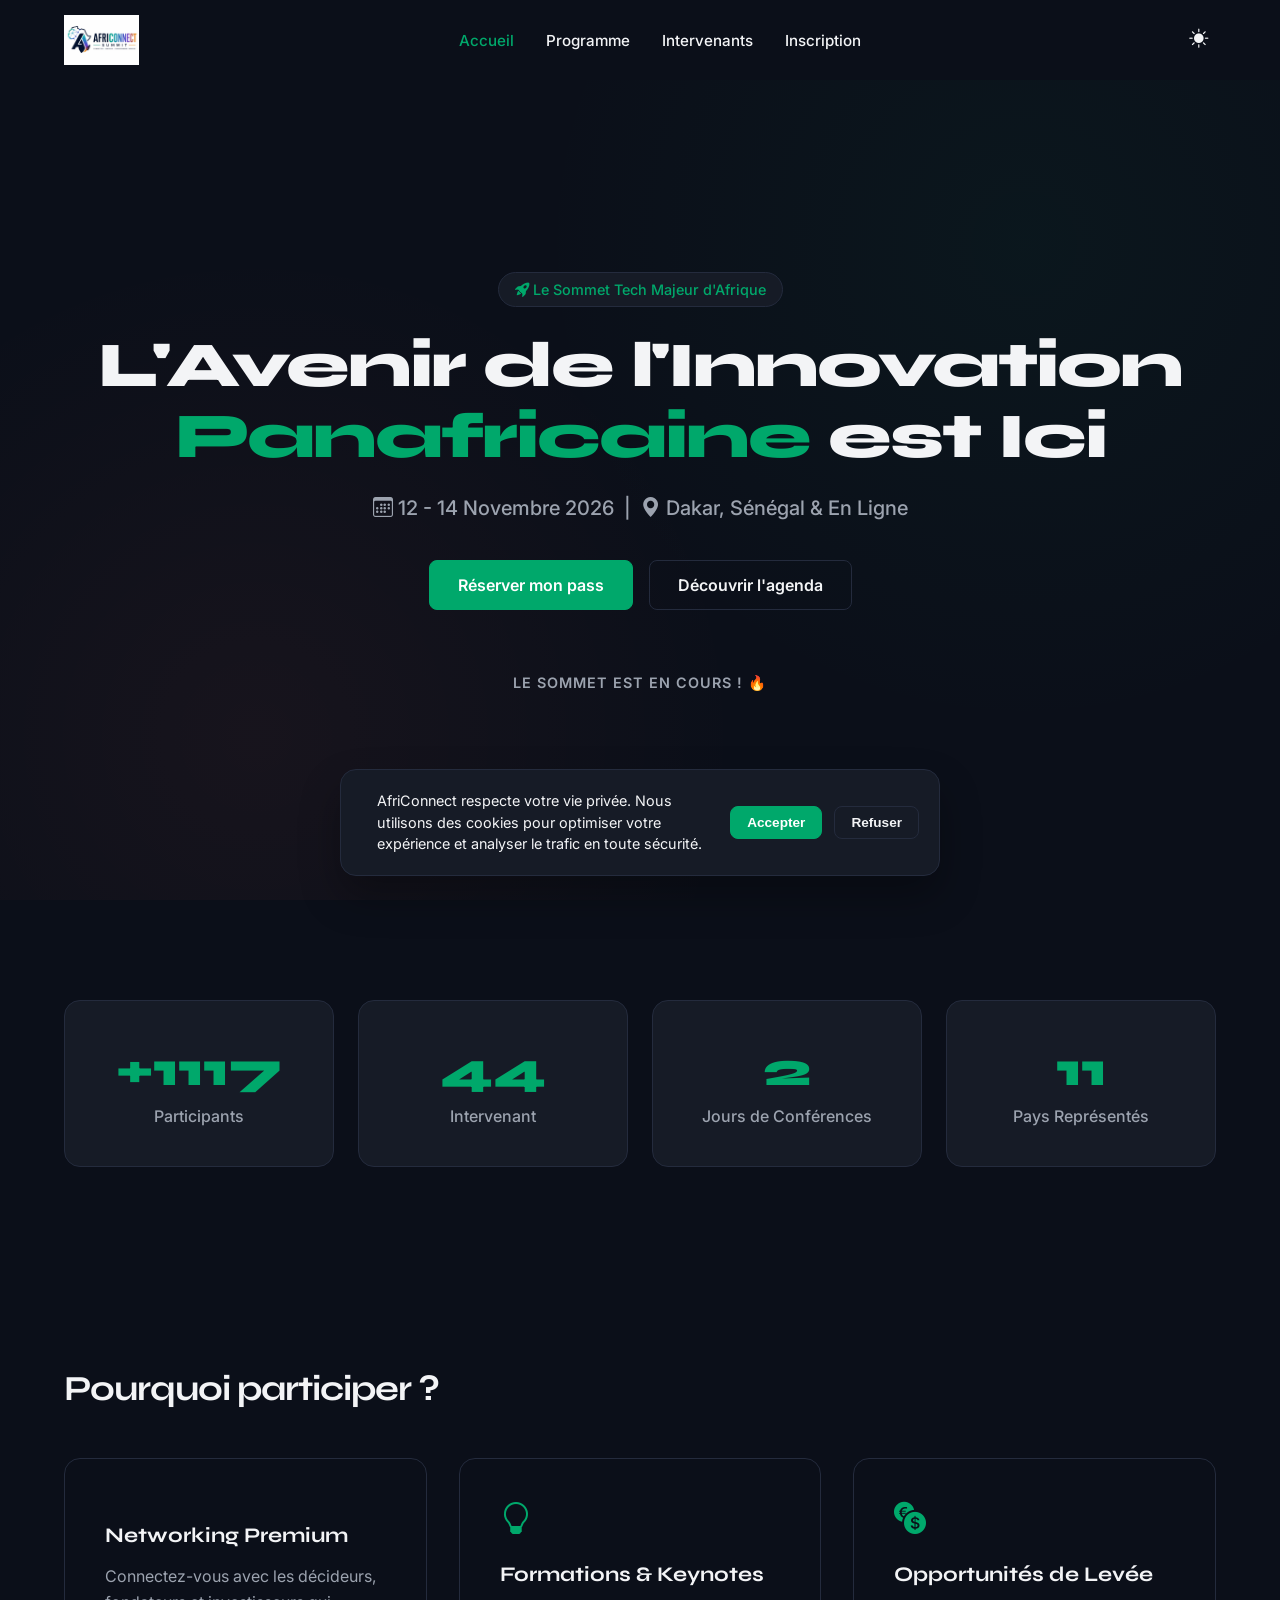
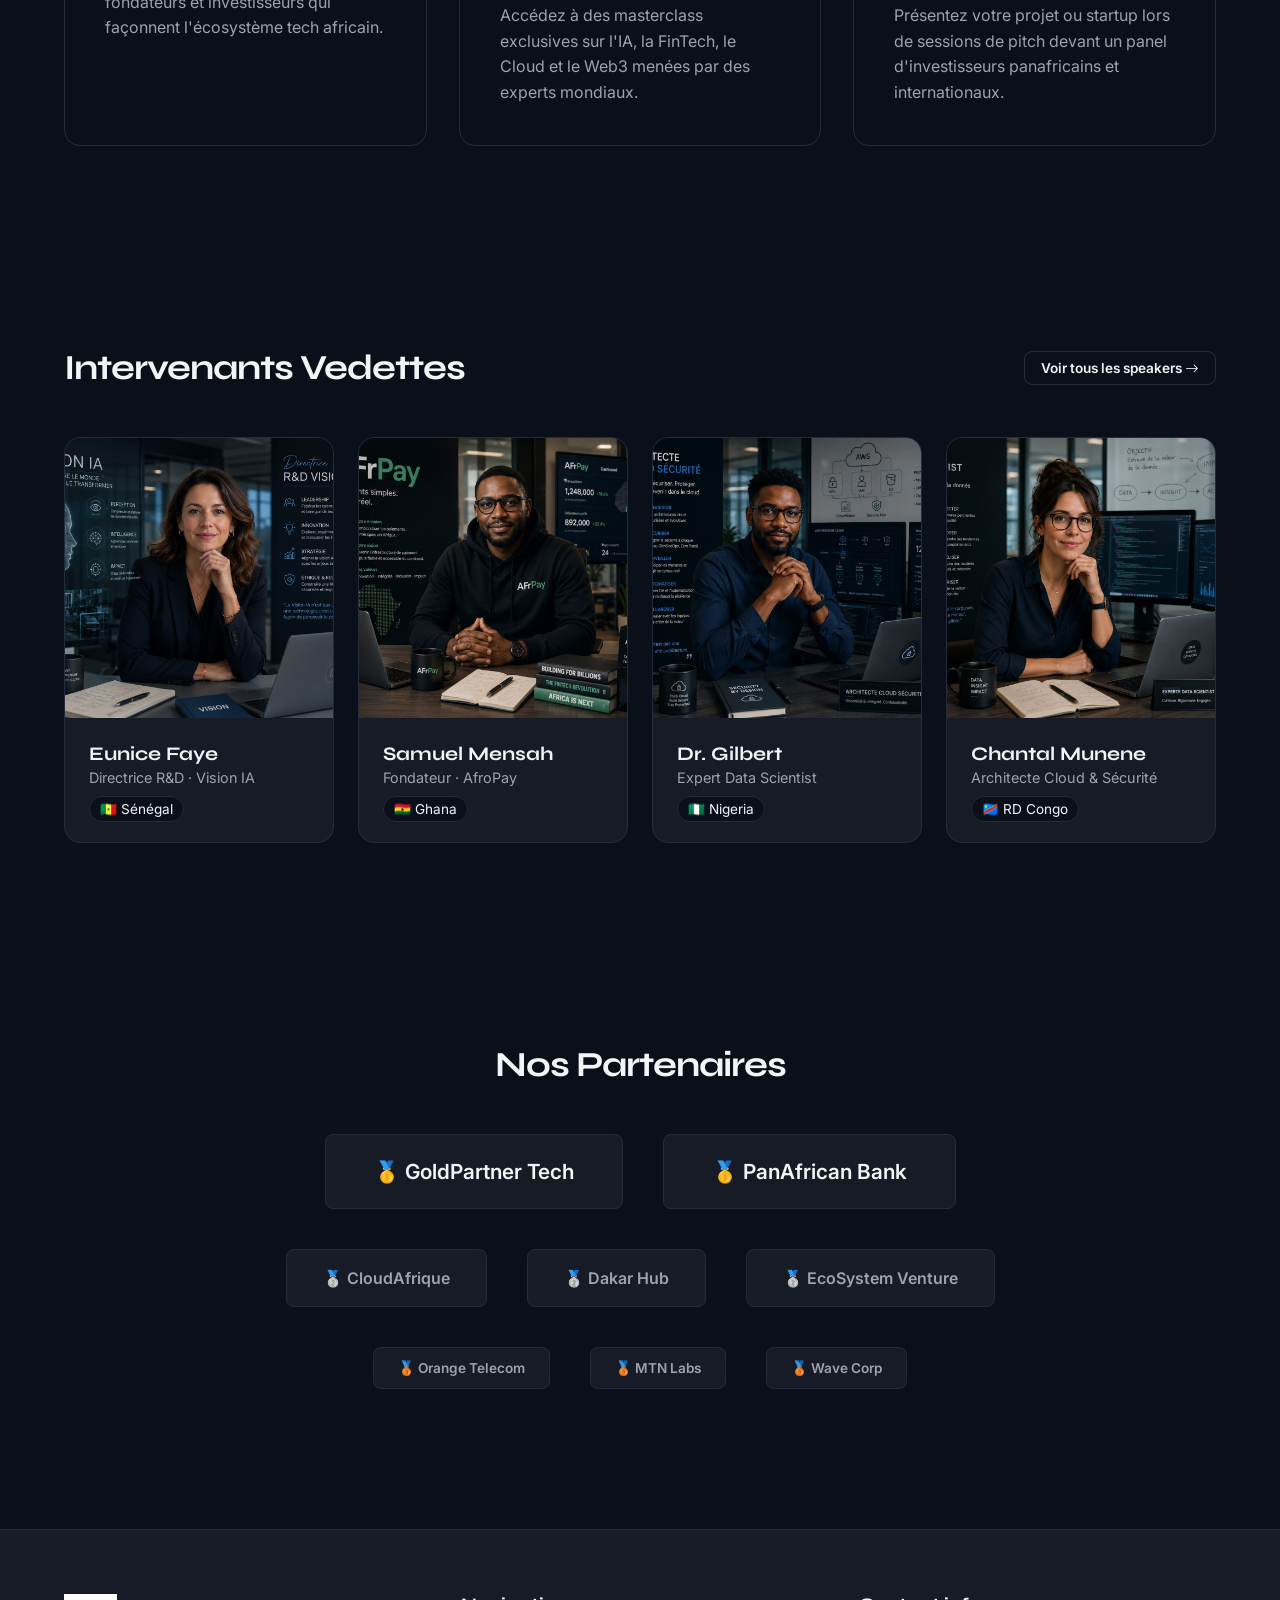
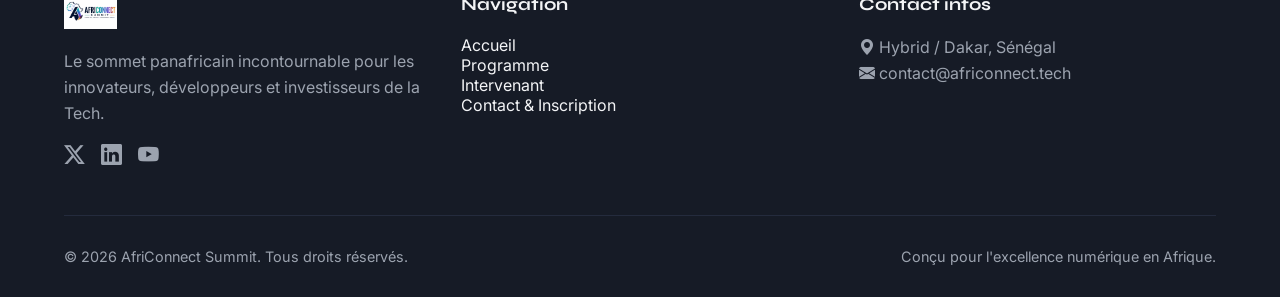
<file: index.html>
<!DOCTYPE html>
<html lang="fr" data-theme="dark">
<head>
    <meta charset="UTF-8">

    <meta name="viewport" content="width=device-width, initial-scale=1.0">
    <title>AfriConnect Summit 2026 | Accueil</title>
    
    <link rel="preconnect" href="https://fonts.googleapis.com">
    <link rel="preconnect" href="https://fonts.gstatic.com" crossorigin>
    <link href="https://fonts.googleapis.com/css2?family=Inter:wght@400;500;600&family=Syne:wght@700;800&display=swap" rel="stylesheet">
    
    <link rel="stylesheet" href="https://cdn.jsdelivr.net/npm/bootstrap-icons@1.11.3/font/bootstrap-icons.min.css">
    
    <link rel="stylesheet" href="css/style.css">
</head>
<body>
    

    <header class="header-global">
        <div class="container nav-global">
            <!-- Logo avec image locale -->
            <a href="index.html" class="nav-logo" aria-label="AfriConnect Home">
                <img src="images/logo.jpeg" alt="AfriConnect Summit Logo" style="height: 50px; width: auto;">
            </a>
            
            <nav class="nav-links" aria-label="Navigation principale">
                <a href="index.html" class="nav-item active">Accueil</a>
                <a href="programme.html" class="nav-item">Programme</a>
                <a href="intervenant.html" class="nav-item">Intervenants</a>
                <a href="contact.html" class="nav-item">Inscription</a>
            </nav>
            
            <div class="nav-actions">
                <button class="theme-toggle" id="theme-toggle" aria-label="Changer de thème">
                    <i class="bi bi-moon-stars-fill"></i>
                </button>
                <button class="menu-burger" id="menu-burger" aria-label="Ouvrir le menu mobile">
                    <i class="bi bi-list"></i>
                </button>
            </div>
        </div>
    </header>

    <main id="main-content">
        
        <section class="hero-section">
            <div class="container hero-container">
                
                <div class="hero-badge animate-fade-in">
                    <i class="bi bi-rocket-takeoff-fill"></i> Le Sommet Tech Majeur d'Afrique
                </div>
                
                <h1 class="hero-title animate-fade-in">
                    L'Avenir de l'Innovation <br><span>Panafricaine</span> est Ici
                </h1>
                
                <p class="hero-subtitle animate-fade-in">
                    <i class="bi bi-calendar3"></i> 12 - 14 Novembre 2026 &nbsp;|&nbsp; 
                    <i class="bi bi-geo-alt-fill"></i> Dakar, Sénégal & En Ligne
                </p>

                <div class="hero-actions animate-fade-in">
                    <a href="contact.html" class="btn btn-primary">Réserver mon pass</a>
                    <a href="programme.html" class="btn btn-secondary">Découvrir l'agenda</a>
                </div>

                <div class="countdown-wrapper animate-fade-in">
                    <p class="countdown-title">L'événement commence dans :</p>
                    <div id="countdown" class="countdown-grid">
                        <div class="countdown-box">
                            <span id="days">00</span>
                            <label>Jours</label>
                        </div>
                        <div class="countdown-box">
                            <span id="hours">00</span>
                            <label>Heures</label>
                        </div>
                        <div class="countdown-box">
                            <span id="minutes">00</span>
                            <label>Minutes</label>
                        </div>
                        <div class="countdown-box">
                            <span id="seconds">00</span>
                            <label>Secondes</label>
                        </div>
                    </div>
                </div>

            </div>
        </section>

        <section class="stats-section section-reveal">
            <div class="container">
                <div class="stats-grid">
                    <div class="stat-card">
                        <span class="stat-number" data-target="1200">0</span>
                        <p class="stat-label">Participants</p>
                    </div>
                    <div class="stat-card">
                        <span class="stat-number" data-target="48">0</span>
                        <p class="stat-label">Intervenant</p>
                    </div>
                    <div class="stat-card">
                        <span class="stat-number" data-target="3">0</span>
                        <p class="stat-label">Jours de Conférences</p>
                    </div>
                    <div class="stat-card">
                        <span class="stat-number" data-target="12">0</span>
                        <p class="stat-label">Pays Représentés</p>
                    </div>
                </div>
            </div>
        </section>

        <section class="features-section section-reveal">
            <div class="container">
                <h2 class="section-title">Pourquoi participer ?</h2>
                <div class="features-flex">
                    <div class="feature-card">
                        <div class="feature-icon"><i class="bi bi-network-5g"></i></div>
                        <h3>Networking Premium</h3>
                        <p>Connectez-vous avec les décideurs, fondateurs et investisseurs qui façonnent l'écosystème tech africain.</p>
                    </div>
                    <div class="feature-card">
                        <div class="feature-icon"><i class="bi bi-lightbulb"></i></div>
                        <h3>Formations & Keynotes</h3>
                        <p>Accédez à des masterclass exclusives sur l'IA, la FinTech, le Cloud et le Web3 menées par des experts mondiaux.</p>
                    </div>
                    <div class="feature-card">
                        <div class="feature-icon"><i class="bi bi-currency-exchange"></i></div>
                        <h3>Opportunités de Levée</h3>
                        <p>Présentez votre projet ou startup lors de sessions de pitch devant un panel d'investisseurs panafricains et internationaux.</p>
                    </div>
                </div>
            </div>
        </section>

        <section class="speakers-preview section-reveal">
            <div class="container">
                <div class="section-header-flex">
                    <h2 class="section-title">Intervenants Vedettes</h2>
                    <a href="intervenant.html" class="btn btn-secondary btn-sm">Voir tous les speakers <i class="bi bi-arrow-right"></i></a>
                </div>
                <div class="speakers-grid">
                    <article class="speaker-card">
                        <div class="speaker-img-wrapper">
                            <img src="images/ami.jpeg" alt="Eunice Faye">
                        </div>
                        <div class="speaker-info">
                            <h3>Eunice Faye</h3>
                            <p class="speaker-role">Directrice R&D · Vision IA</p>
                            <span class="speaker-country">🇸🇳 Sénégal</span>
                        </div>
                    </article>
                    <article class="speaker-card">
                        <div class="speaker-img-wrapper">
                            <img src="images/sam.jpeg" alt="Samuel Mensah">
                        </div>
                        <div class="speaker-info">
                            <h3>Samuel Mensah</h3>
                            <p class="speaker-role">Fondateur · AfroPay</p>
                            <span class="speaker-country">🇬🇭 Ghana</span>
                        </div>
                    </article>
                    <article class="speaker-card">
                        <div class="speaker-img-wrapper">
                            <img src="images/zz.jpeg" alt="Dr. Nonso Okafor">
                        </div>
                        <div class="speaker-info">
                            <h3>Dr. Gilbert</h3>
                            <p class="speaker-role">Expert Data Scientist</p>
                            <span class="speaker-country">🇳🇬 Nigeria</span>
                        </div>
                    </article>
                    <article class="speaker-card">
                        <div class="speaker-img-wrapper">
                            <img src="images/chantal.jpeg" alt="Chantal Munene">
                        </div>
                        <div class="speaker-info">
                            <h3>Chantal Munene</h3>
                            <p class="speaker-role">Architecte Cloud & Sécurité</p>
                            <span class="speaker-country">🇨🇩 RD Congo</span>
                        </div>
                    </article>
                </div>
            </div>
        </section>

        <section class="sponsors-section section-reveal">
            <div class="container text-center">
                <h2 class="section-title">Nos Partenaires</h2>
                
                <div class="sponsors-tier tier-gold">
                    <div class="sponsor-logo">🥇 GoldPartner Tech</div>
                    <div class="sponsor-logo">🥇 PanAfrican Bank</div>
                </div>
                
                <div class="sponsors-tier tier-silver">
                    <div class="sponsor-logo">🥈 CloudAfrique</div>
                    <div class="sponsor-logo">🥈 Dakar Hub</div>
                    <div class="sponsor-logo">🥈 EcoSystem Venture</div>
                </div>
                
                <div class="sponsors-tier tier-bronze">
                    <div class="sponsor-logo">🥉 Orange Telecom</div>
                    <div class="sponsor-logo">🥉 MTN Labs</div>
                    <div class="sponsor-logo">🥉 Wave Corp</div>
                </div>
            </div>
        </section>

        <button id="back-to-top" class="back-to-top" aria-label="Retourner en haut de la page">
            <i class="bi bi-arrow-up-short"></i>
        </button>

    </main>

    <footer class="footer-global">
        <div class="container">
            <div class="footer-grid">
                
                <div class="footer-col">
                    <h4 class="nav-logo">
                        <img src="images/logo.jpeg" alt="AfriConnect Summit Logo" style="height: 35px; width: auto;">
                    </h4>
                    <p>Le sommet panafricain incontournable pour les innovateurs, développeurs et investisseurs de la Tech.</p>
                    <div class="footer-socials">
                        <a href="#" aria-label="Twitter X"><i class="bi bi-twitter-x"></i></a>
                        <a href="#" aria-label="LinkedIn"><i class="bi bi-linkedin"></i></a>
                        <a href="#" aria-label="YouTube"><i class="bi bi-youtube"></i></a>
                    </div>
                </div>
                
                <div class="footer-col">
                    <h4>Navigation</h4>
                    <ul class="footer-links">
                        <li><a href="index.html">Accueil</a></li>
                        <li><a href="programme.html">Programme</a></li>
                        <li><a href="intervenant.html">Intervenant</a></li>
                        <li><a href="contact.html">Contact & Inscription</a></li>
                    </ul>
                </div>
                
                <div class="footer-col">
                    <h4>Contact infos</h4>
                    <p><i class="bi bi-geo-alt-fill"></i> Hybrid / Dakar, Sénégal</p>
                    <p><i class="bi bi-envelope-fill"></i> contact@africonnect.tech</p>
                </div>
            </div>
            
            <div class="footer-bottom">
                <p>&copy; <span id="footer-year"></span> AfriConnect Summit. Tous droits réservés.</p>
                <p>Conçu pour l'excellence numérique en Afrique.</p>
            </div>
        </div>
    </footer>

    <div id="cookie-banner" class="cookie-banner" style="display: none;">
        <div class="cookie-content">
            <i class="bi bi-shield-check-fill cookie-icon"></i>
            <p>
                AfriConnect respecte votre vie privée. Nous utilisons des cookies pour optimiser votre expérience et analyser le trafic en toute sécurité.
            </p>
            <div class="cookie-actions">
                <button id="cookie-accept" class="btn btn-primary btn-sm">Accepter</button>
                <button id="cookie-deny" class="btn btn-secondary btn-sm">Refuser</button>
            </div>
        </div>
    </div>

    <div id="promo-toast" class="toast-notification">
        <div class="toast-icon">
            <i class="bi bi-tags-fill"></i>
        </div>
        <div class="toast-body">
            <h5>Offre Spéciale Étudiant !</h5>
            <p>Cliquez pour copier le code <strong>AFRICONNECT20</strong> (-20% sur le pass).</p>
        </div>
        <button class="toast-close" id="close-toast" aria-label="Fermer la notification">
            <i class="bi bi-x-lg"></i>
        </button>
    </div>
    
    <script src="js/main.js"></script>
</body>
</html>
</file>
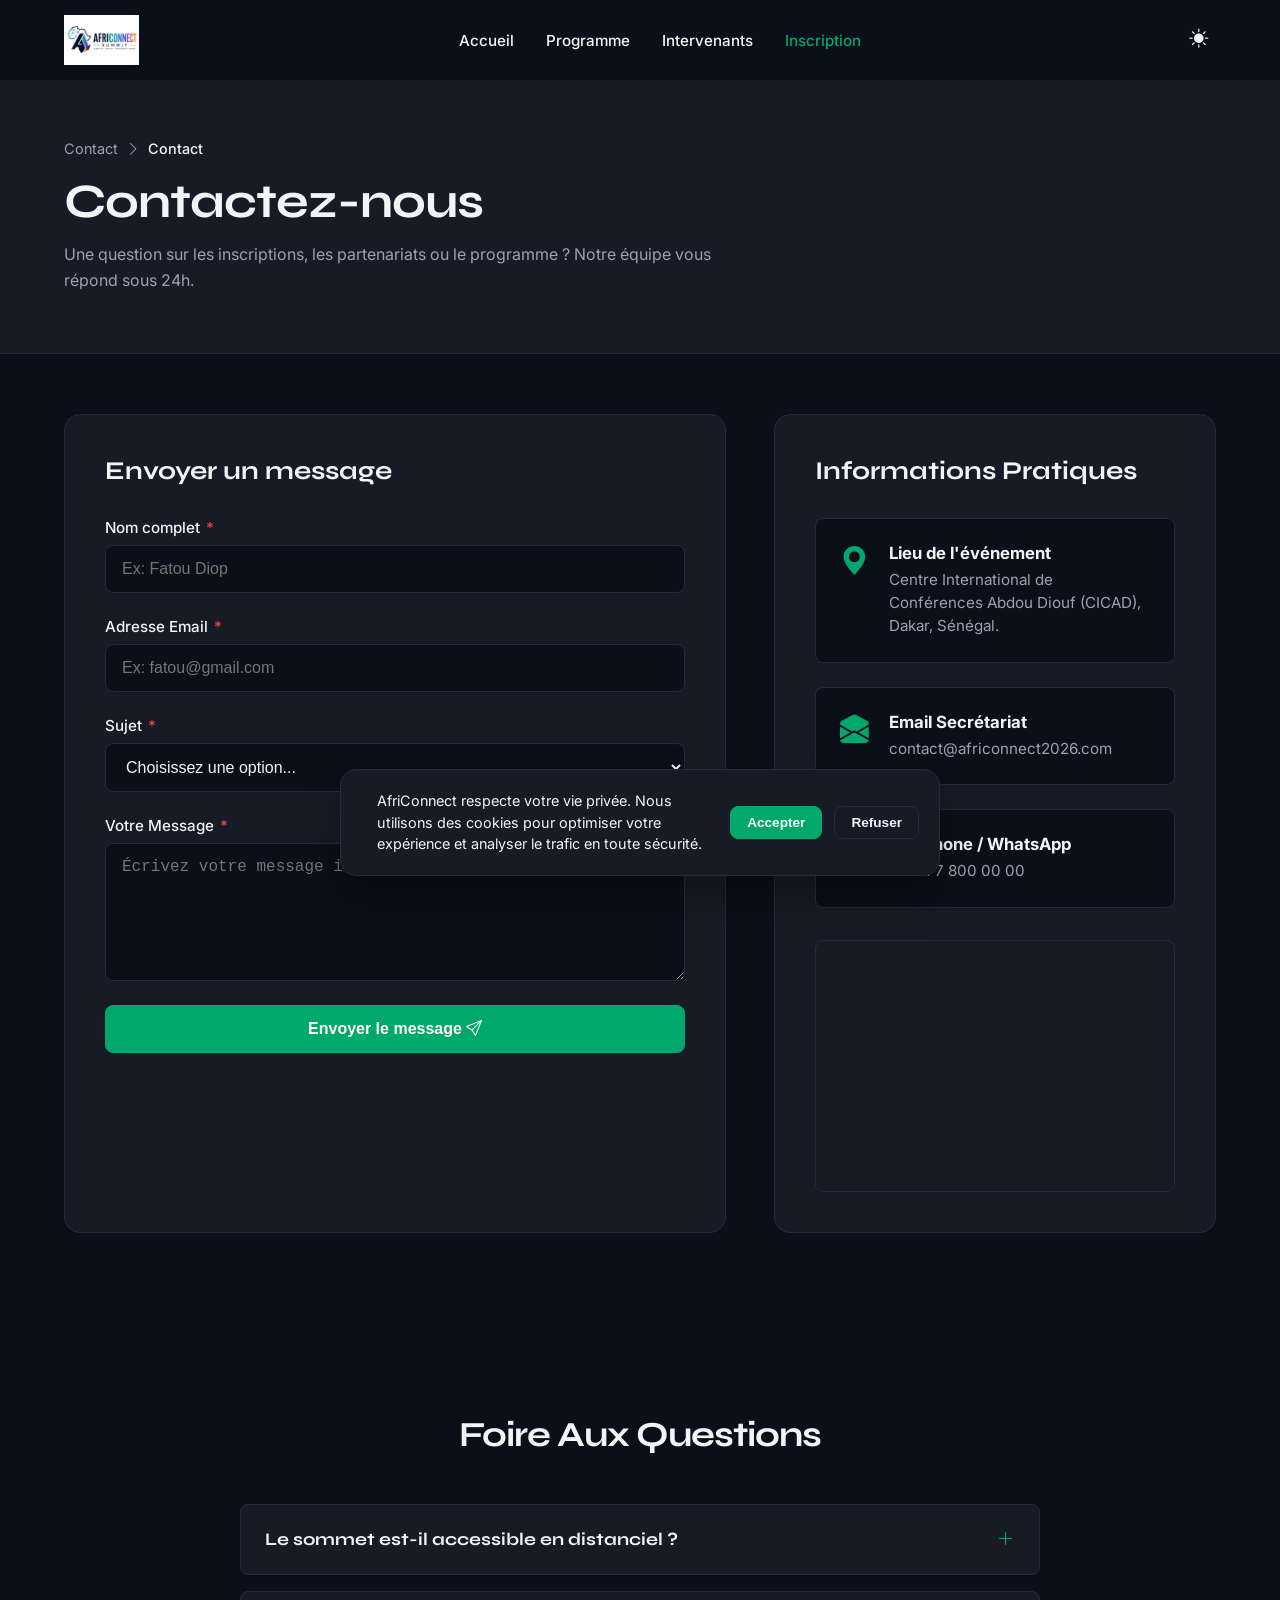
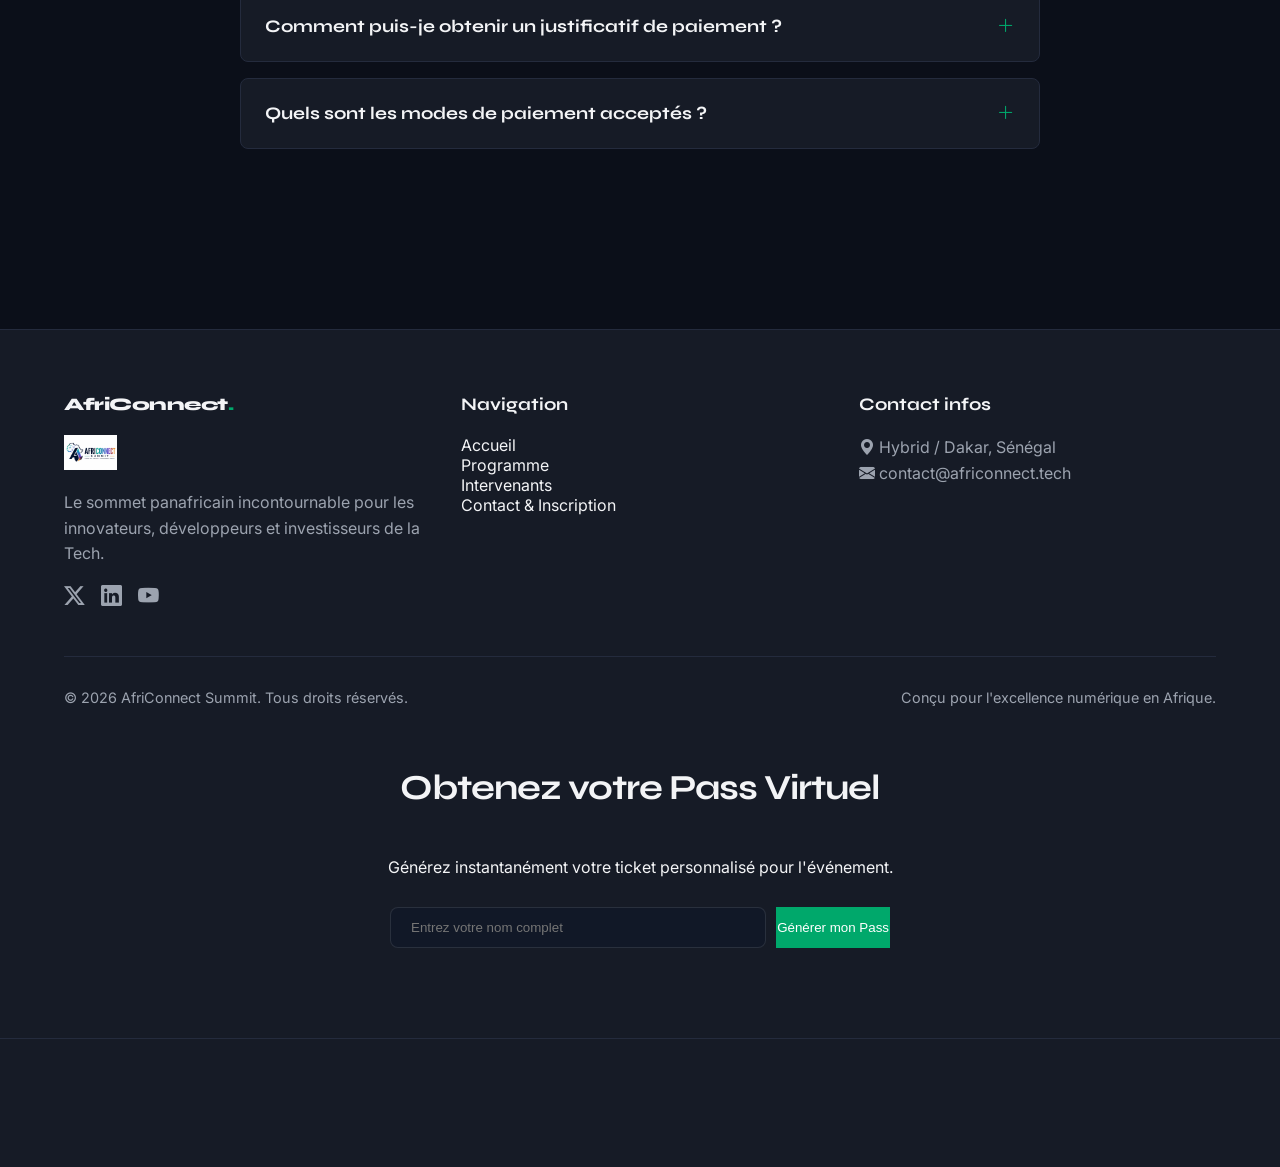
<file: contact.html>
<!DOCTYPE html>
<html lang="fr" data-theme="dark">
<head>
    <meta charset="UTF-8">
    <meta name="viewport" content="width=device-width, initial-scale=1.0">
    <title>AfriConnect Summit 2026 | Contact</title>
    
    <link rel="preconnect" href="https://fonts.googleapis.com">
    <link rel="preconnect" href="https://fonts.gstatic.com" crossorigin>
    <link href="https://fonts.googleapis.com/css2?family=Inter:wght@400;500;600&family=Syne:wght@700;800&display=swap" rel="stylesheet">
    
    <link rel="stylesheet" href="https://cdn.jsdelivr.net/npm/bootstrap-icons@1.11.3/font/bootstrap-icons.min.css">
    
    <link rel="stylesheet" href="css/style.css">
</head>
<body>

    <header class="header-global">
        <div class="container nav-global">

<a href="index.html" class="nav-logo" aria-label="AfriConnect Home">
    <img src="images/logo.jpeg" alt="AfriConnect Summit Logo" style="height: 50px; width: auto;">
</a>
            
            <nav class="nav-links" aria-label="Navigation principale">
                <a href="index.html" class="nav-item">Accueil</a>
                <a href="programme.html" class="nav-item">Programme</a>
                <a href="intervenant.html" class="nav-item">Intervenants</a>
                <a href="contact.html" class="nav-item active">Inscription</a>
            </nav>
            
            <div class="nav-actions">
                <button class="theme-toggle" id="theme-toggle" aria-label="Changer de thème">
                    <i class="bi bi-moon-stars-fill"></i>
                </button>
                <button class="menu-burger" id="menu-burger" aria-label="Ouvrir le menu mobile">
                    <i class="bi bi-list"></i>
                </button>
            </div>
        </div>
    </header>

    <main id="main-content">

        <section class="internal-hero">
            <div class="container">
                <nav class="breadcrumb" aria-label="Fil d'Ariane">
                    <a href="contact.html">Contact</a> <i class="bi bi-chevron-right"></i> <span>Contact</span>
                </nav>
                <h1 class="internal-title">Contactez-nous</h1>
                <p class="internal-subtitle">Une question sur les inscriptions, les partenariats ou le programme ? Notre équipe vous répond sous 24h.</p>
            </div>
        </section>

        <section class="contact-section container">
            <div class="contact-grid">
                
                <div class="contact-form-wrapper">
                    <h2>Envoyer un message</h2>
                    <form id="contact-form" novalidate>
                        <div class="form-group">
                            <label for="contact-name">Nom complet <span class="required">*</span></label>
                            <input type="text" id="contact-name" name="name" required minlength="3" placeholder="Ex: Fatou Diop">
                            <span class="error-msg" id="name-error">Le nom doit contenir au moins 3 caractères.</span>
                        </div>

                        <div class="form-group">
                            <label for="contact-email">Adresse Email <span class="required">*</span></label>
                            <input type="email" id="contact-email" name="email" required placeholder="Ex: fatou@gmail.com">
                            <span class="error-msg" id="email-error">Veuillez entrer une adresse email valide.</span>
                        </div>

                        <div class="form-group">
                            <label for="contact-subject">Sujet <span class="required">*</span></label>
                            <select id="contact-subject" name="subject" required>
                                <option value="" disabled selected>Choisissez une option...</option>
                                <option value="inscription">Inscription & Billetterie</option>
                                <option value="partenariat">Devenir Sponsor / Partenaire</option>
                                <option value="presse">Presse & Médias</option>
                                <option value="autre">Autre demande</option>
                            </select>
                            <span class="error-msg" id="subject-error">Veuillez sélectionner un sujet.</span>
                        </div>

                        <div class="form-group">
                            <label for="contact-message">Votre Message <span class="required">*</span></label>
                            <textarea id="contact-message" name="message" required minlength="15" rows="6" placeholder="Écrivez votre message ici (15 caractères minimum)..."></textarea>
                            <span class="error-msg" id="message-error">Votre message doit contenir au moins 15 caractères.</span>
                        </div>

                        <button type="submit" class="btn btn-primary w-100">
                            Envoyer le message <i class="bi bi-send"></i>
                        </button>
                    </form>
                    
                    <div id="form-status" class="form-status-box" style="display: none;"></div>
                </div>

                <div class="contact-info-wrapper">
                    <h2>Informations Pratiques</h2>
                    <div class="info-card-list">
                        <div class="info-item-card">
                            <div class="info-icon"><i class="bi bi-geo-alt-fill"></i></div>
                            <div class="info-text">
                                <h3>Lieu de l'événement</h3>
                                <p>Centre International de Conférences Abdou Diouf (CICAD), Dakar, Sénégal.</p>
                            </div>
                        </div>
                        <div class="info-item-card">
                            <div class="info-icon"><i class="bi bi-envelope-open-fill"></i></div>
                            <div class="info-text">
                                <h3>Email Secrétariat</h3>
                                <p><a href="mailto:contact@africonnect2026.com">contact@africonnect2026.com</a></p>
                            </div>
                        </div>
                        <div class="info-item-card">
                            <div class="info-icon"><i class="bi bi-telephone-fill"></i></div>
                            <div class="info-text">
                                <h3>Téléphone / WhatsApp</h3>
                                <p><a href="tel:+221778000000">+221 77 800 00 00</a></p>
                            </div>
                        </div>
                    </div>

                    <div class="map-container">
                        <iframe 
                            src="https://www.google.com/maps/embed?pb=!1m18!1m12!1m3!1d3859.479536139478!2d-17.227282424208573!3d14.741982773604085!2m3!1f0!2f0!3f0!3m2!1i1024!2i768!4f13.1!3m3!1m2!1s0xec1bc1001c38555%3A0xad5b412bfa4ca15f!2sCentre%20International%20de%20Conf%C3%A9rences%20Abdou%20Diouf%20(CICAD)!5e0!3m2!1sfr!2ssn!4v1710000000000!5m2!1sfr!2ssn" 
                            width="100%" 
                            height="250" 
                            style="border:0;" 
                            allowfullscreen="" 
                            loading="lazy" 
                            referrerpolicy="no-referrer-when-downgrade"
                            title="Carte de localisation du CICAD - AfriConnect 2026">
                        </iframe>
                    </div>
                </div>

            </div>
        </section>

        <section class="faq-section section-reveal container">
            <h2 class="section-title text-center">Foire Aux Questions</h2>
            <div class="accordion-container">
                
                <div class="accordion-item">
                    <button class="accordion-header" aria-expanded="false">
                        <span>Le sommet est-il accessible en distanciel ?</span>
                        <i class="bi bi-plus-lg"></i>
                    </button>
                    <div class="accordion-collapse">
                        <div class="accordion-body">
                            <p>Oui, absolument ! Toutes les keynotes de l'Amphithéâtre Kédougou et les tables rondes feront l'objet d'une diffusion en streaming HD accessible pour les détenteurs d'un pass Digital.</p>
                        </div>
                    </div>
                </div>

                <div class="accordion-item">
                    <button class="accordion-header" aria-expanded="false">
                        <span>Comment puis-je obtenir un justificatif de paiement ?</span>
                        <i class="bi bi-plus-lg"></i>
                    </button>
                    <div class="accordion-collapse">
                        <div class="accordion-body">
                            <p>Une facture nominative acquittée est envoyée automatiquement au format PDF par email immédiatement après la validation de votre paiement en ligne.</p>
                        </div>
                    </div>
                </div>

                <div class="accordion-item">
                    <button class="accordion-header" aria-expanded="false">
                        <span>Quels sont les modes de paiement acceptés ?</span>
                        <i class="bi bi-plus-lg"></i>
                    </button>
                    <div class="accordion-collapse">
                        <div class="accordion-body">
                            <p>Nous acceptons les cartes bancaires internationales (Visa, MasterCard), ainsi que les solutions de Mobile Money majeures (Wave, Orange Money, MTN MoMo) via notre passerelle sécurisée AfroPay.</p>
                        </div>
                    </div>
                </div>

            </div>
        </section>

    </main>

    <footer class="footer-global">
        <div class="container">
            <div class="footer-grid">
                <div class="footer-col">
                    <h4 class="nav-logo">AfriConnect<span>.</span></h4>

<h4 class="nav-logo"><img src="images/logo.jpeg" alt="AfriConnect Summit Logo" style="height: 35px; width: auto;"></h4>
                    <p>Le sommet panafricain incontournable pour les innovateurs, développeurs et investisseurs de la Tech.</p>
                    <div class="footer-socials">
                        <a href="#" aria-label="Twitter X"><i class="bi bi-twitter-x"></i></a>
                        <a href="#" aria-label="LinkedIn"><i class="bi bi-linkedin"></i></a>
                        <a href="#" aria-label="YouTube"><i class="bi bi-youtube"></i></a>
                    </div>
                </div>
                <div class="footer-col">
                    <h4>Navigation</h4>
                    <ul class="footer-links">
                        <li><a href="index.html">Accueil</a></li>
                        <li><a href="programme.html">Programme</a></li>
                        <li><a href="intervenant.html">Intervenants</a></li>
                        <li><a href="contact.html">Contact & Inscription</a></li>
                    </ul>
                </div>
                <div class="footer-col">
                    <h4>Contact infos</h4>
                    <p><i class="bi bi-geo-alt-fill"></i> Hybrid / Dakar, Sénégal</p>
                    <p><i class="bi bi-envelope-fill"></i> contact@africonnect.tech</p>
                </div>
            </div>
            
            <div class="footer-bottom">
                <p>&copy; <span id="footer-year"></span> AfriConnect Summit. Tous droits réservés.</p>
                <p>Conçu pour l'excellence numérique en Afrique.</p>
            </div>
        </div>

        </section>

    <section class="ticket-generator-section section-reveal">
        <div class="container">
            <h2 class="section-title">Obtenez votre <span>Pass Virtuel</span></h2>
            <p class="section-subtitle">Générez instantanément votre ticket personnalisé pour l'événement.</p>
            
            <div class="ticket-actions">
                <input type="text" id="ticket-name" placeholder="Entrez votre nom complet">
                <button id="btn-generate-ticket" class="btn-primary">Générer mon Pass</button>
            </div>

            <div id="virtual-ticket" class="ticket-card" style="display: none;">
                <div class="ticket-header">
                    <span class="ticket-badge">PASS PREMIUM</span>
                    <span class="ticket-logo">AfriConnect.</span>
                </div>
                <div class="ticket-body">
                    <div class="ticket-info">
                        <p class="label">PARTICIPANT</p>
                        <h3 id="ticket-holder-name">John Doe</h3>
                    </div>
                    <div class="ticket-meta">
                        <div>
                            <p class="label">DATE</p>
                            <p class="val">12 Nov 2026</p>
                        </div>
                        <div>
                            <p class="label">LIEU</p>
                            <p class="val">Dakar, Sénégal</p>
                        </div>
                    </div>
                </div>
                <div class="ticket-footer">
                    <div class="ticket-barcode">
                        <span></span><span></span><span></span><span></span><span></span><span></span><span></span><span></span><span></span><span></span>
                    </div>
                    <p id="ticket-serial">#AC-2026-0000</p>
                </div>
            </div>
        </div>
    </section>

    <footer class="footer-global">
        </footer>
    </footer>

    <div id="cookie-banner" class="cookie-banner" style="display: none;">
        <div class="cookie-content">
            <i class="bi bi-shield-check-fill cookie-icon"></i>
            <p>
                AfriConnect respecte votre vie privée. Nous utilisons des cookies pour optimiser votre expérience et analyser le trafic en toute sécurité.
            </p>
            <div class="cookie-actions">
                <button id="cookie-accept" class="btn btn-primary btn-sm">Accepter</button>
                <button id="cookie-deny" class="btn btn-secondary btn-sm">Refuser</button>
            </div>
        </div>
    </div>

    <script src="js/main.js"></script>
</body>
</html>
</file>
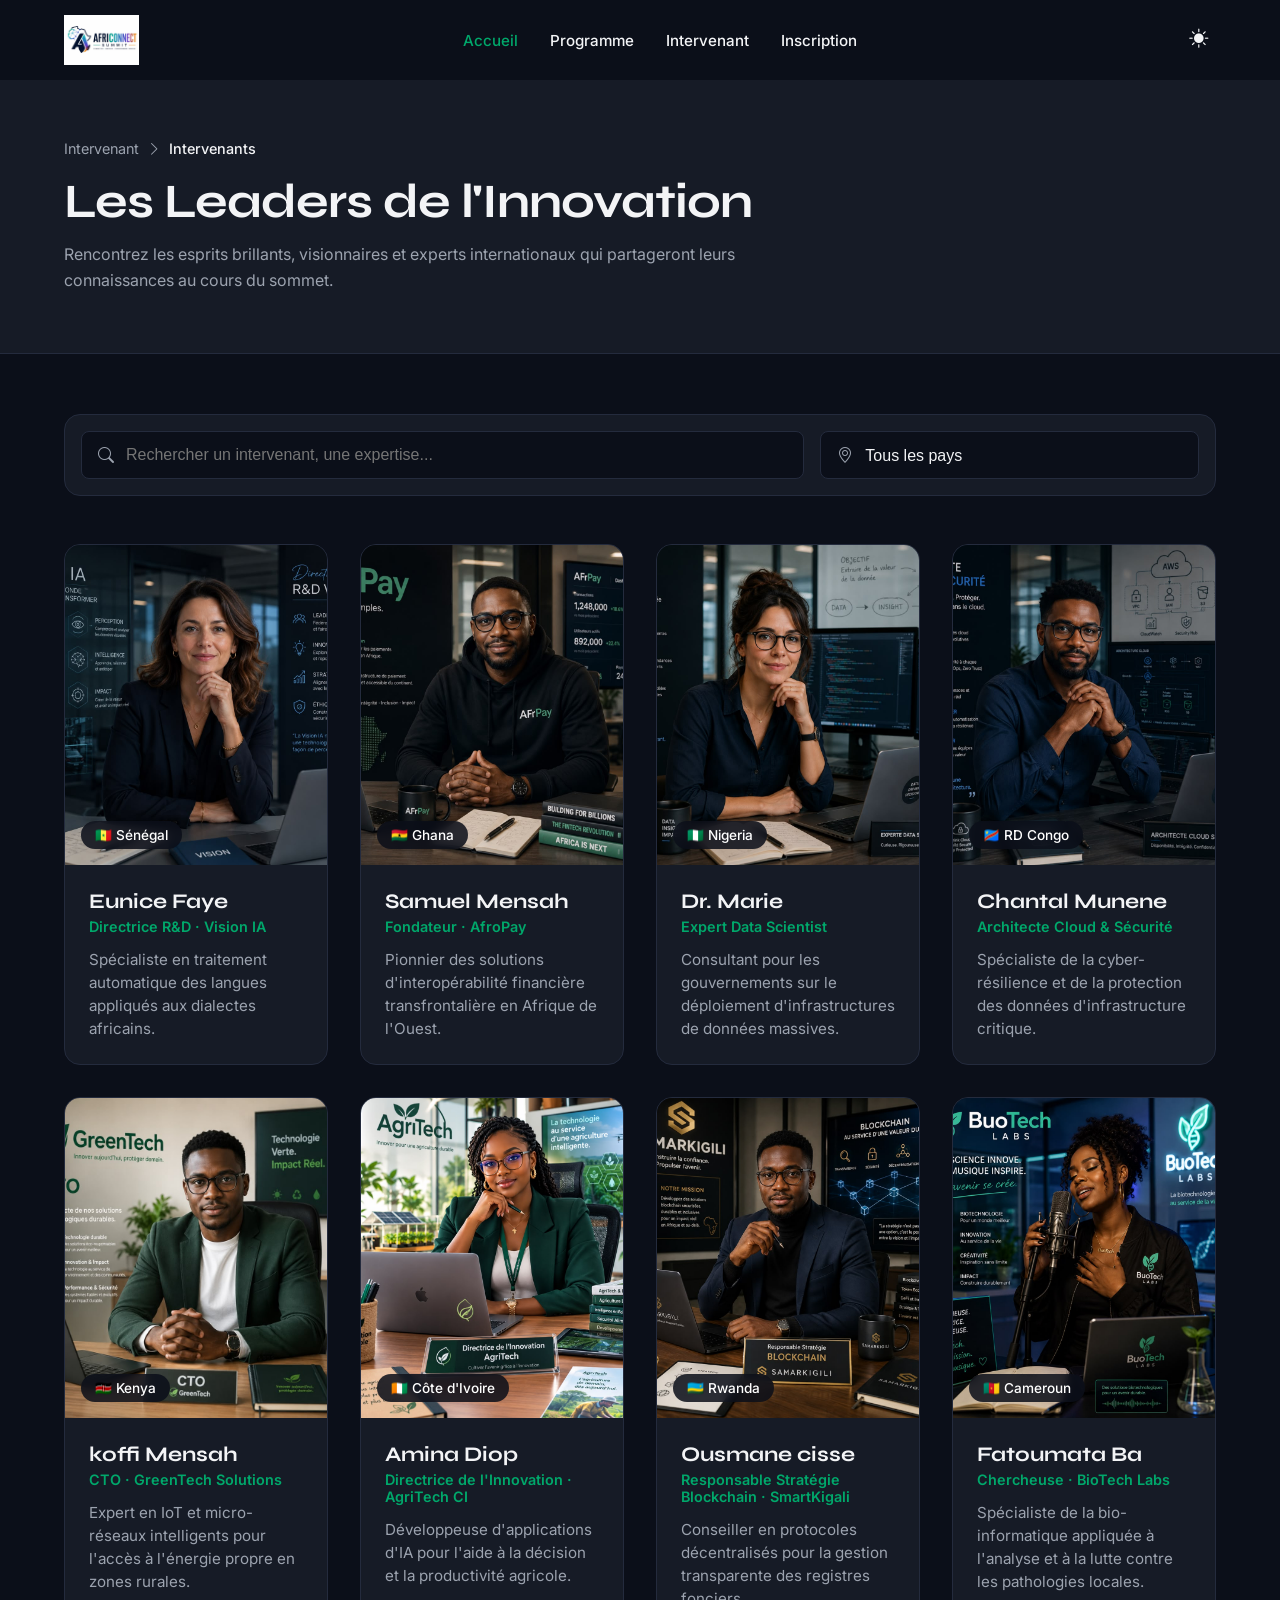
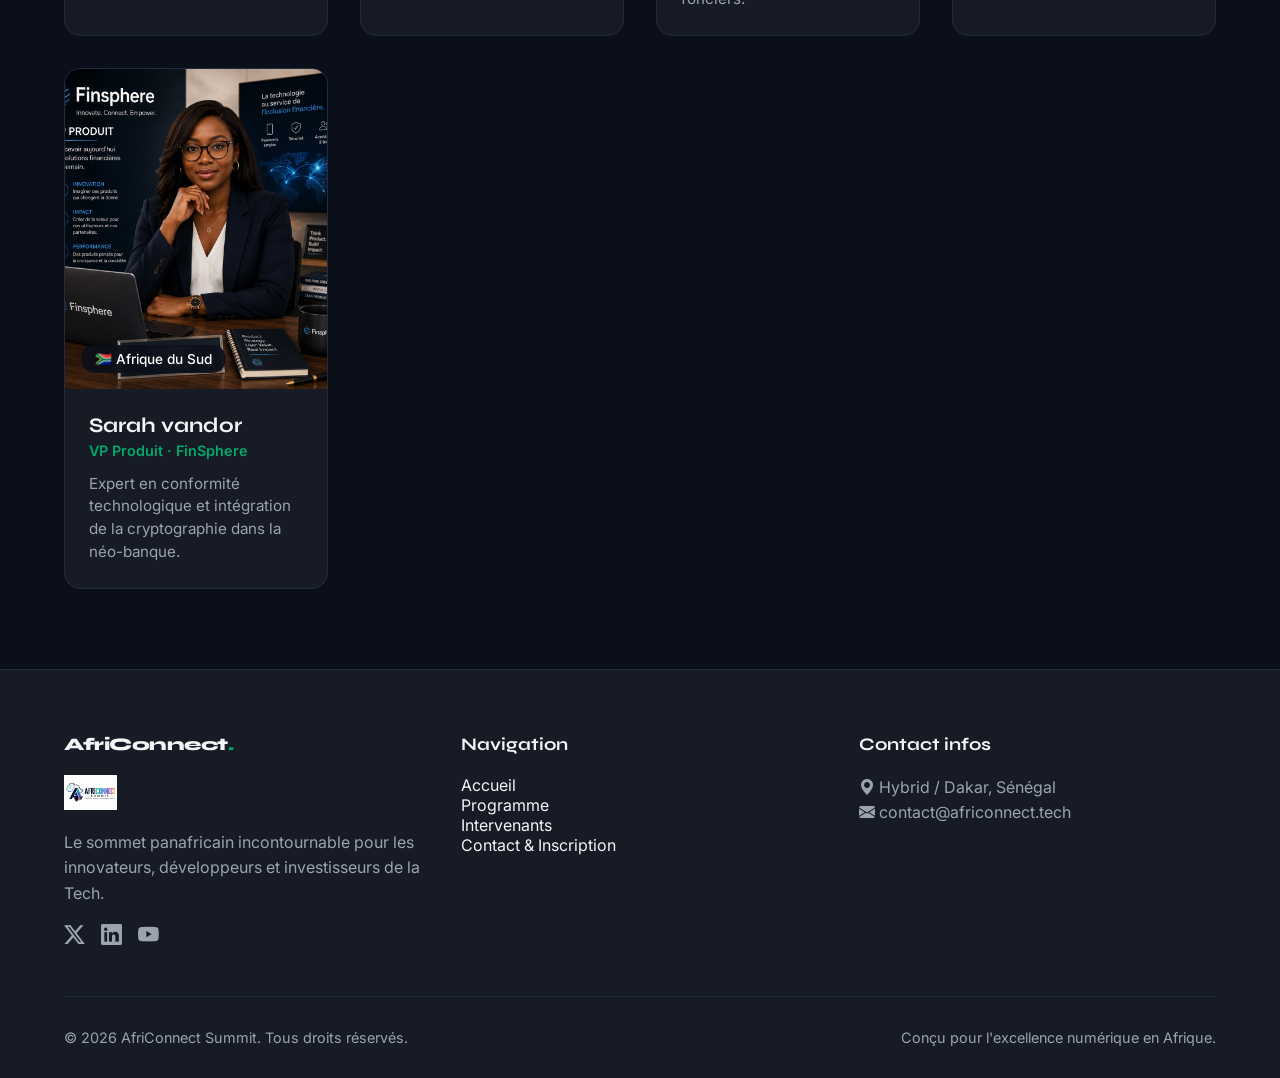
<file: Intervenant.html>
<!DOCTYPE html>
<html lang="fr" data-theme="dark">
<head>
    <meta charset="UTF-8">
    <meta name="viewport" content="width=device-width, initial-scale=1.0">
    <title>AfriConnect Summit 2026 | Accueil</title>
    
    <link rel="preconnect" href="https://fonts.googleapis.com">
    <link rel="preconnect" href="https://fonts.gstatic.com" crossorigin>
    <link href="https://fonts.googleapis.com/css2?family=Inter:wght@400;500;600&family=Syne:wght@700;800&display=swap" rel="stylesheet">
    
    <link rel="stylesheet" href="https://cdn.jsdelivr.net/npm/bootstrap-icons@1.11.3/font/bootstrap-icons.min.css">
    
    <link rel="stylesheet" href="css/style.css">
</head>
<body>

    <header class="header-global">
        <div class="container nav-global">
            <a href="index.html" class="nav-logo" aria-label="AfriConnect Home">
                <img src="images/logo.jpeg" alt="AfriConnect Summit Logo" style="height: 50px; width: auto;">
            </a>
            
            <nav class="nav-links" aria-label="Navigation principale">
                <a href="index.html" class="nav-item active">Accueil</a>
                <a href="programme.html" class="nav-item">Programme</a>
                <a href="intervenant.html" class="nav-item">Intervenant</a>
                <a href="contact.html" class="nav-item">Inscription</a>
            </nav>
            
            <div class="nav-actions">
                <button class="theme-toggle" id="theme-toggle" aria-label="Changer de thème">
                    <i class="bi bi-moon-stars-fill"></i>
                </button>
                <button class="menu-burger" id="menu-burger" aria-label="Ouvrir le menu mobile">
                    <i class="bi bi-list"></i>
                </button>
            </div>
        </div>
    </header>

    <main id="main-content">

        <section class="internal-hero">
            <div class="container">
                <nav class="breadcrumb" aria-label="Fil d'Ariane">
                    <a href="Intervenant.html">Intervenant</a> <i class="bi bi-chevron-right"></i> <span>Intervenants</span>
                </nav>
                <h1 class="internal-title">Les Leaders de l'Innovation</h1>
                <p class="internal-subtitle">Rencontrez les esprits brillants, visionnaires et experts internationaux qui partageront leurs connaissances au cours du sommet.</p>
            </div>
        </section>

        <section class="filter-section container">
            <div class="filter-wrapper">
                <div class="search-box">
                    <i class="bi bi-search"></i>
                    <input type="text" id="speaker-search" placeholder="Rechercher un intervenant, une expertise...">
                </div>
                <div class="select-box">
                    <i class="bi bi-geo-alt"></i>
                    <select id="speaker-filter-country">
                        <option value="all">Tous les pays</option>
                        <option value="Senegal">Sénégal</option>
                        <option value="Ghana">Ghana</option>
                        <option value="Nigeria">Nigeria</option>
                        <option value="RD Congo">RD Congo</option>
                        <option value="Kenya">Kenya</option>
                        <option value="Cote d'Ivoire">Côte d'Ivoire</option>
                        <option value="Rwanda">Rwanda</option>
                        <option value="Cameroun">Cameroun</option>
                        <option value="Afrique du Sud">Afrique du Sud</option>
                    </select>
                </div>
            </div>
        </section>

        <section class="speakers-gallery container">
            <div class="speakers-full-grid" id="speakers-grid-container">
                
                <article class="speaker-card-full" data-country="Senegal">
                    <div class="speaker-profile-img">
                        <img src="images/ami.jpeg" alt="Eunice Faye">
                        <span class="country-badge">🇸🇳 Sénégal</span>
                    </div>
                    <div class="speaker-profile-details">
                        <h3>Eunice Faye</h3>
                        <p class="speaker-title-job">Directrice R&D · Vision IA</p>
                        <p class="speaker-bio">Spécialiste en traitement automatique des langues appliqués aux dialectes africains.</p>
                    </div>
                </article>

                <article class="speaker-card-full" data-country="Ghana">
                    <div class="speaker-profile-img">
                        <img src="images/sam.jpeg" alt="Samuel Mensah">
                        <span class="country-badge">🇬🇭 Ghana</span>
                    </div>
                    <div class="speaker-profile-details">
                        <h3>Samuel Mensah</h3>
                        <p class="speaker-title-job">Fondateur · AfroPay</p>
                        <p class="speaker-bio">Pionnier des solutions d'interopérabilité financière transfrontalière en Afrique de l'Ouest.</p>
                    </div>
                </article>

                <article class="speaker-card-full" data-country="Nigeria">
                    <div class="speaker-profile-img">
                        <img src="images/chantal.jpeg" alt="Dr. Nonso Okafor">
                        <span class="country-badge">🇳🇬 Nigeria</span>
                    </div>
                    <div class="speaker-profile-details">
                        <h3>Dr. Marie</h3>
                        <p class="speaker-title-job">Expert Data Scientist</p>
                        <p class="speaker-bio">Consultant pour les gouvernements sur le déploiement d'infrastructures de données massives.</p>
                    </div>
                </article>

                <article class="speaker-card-full" data-country="RD Congo">
                    <div class="speaker-profile-img">
                        <img src="images/zz.jpeg" alt="Chantal Munene">
                        <span class="country-badge">🇨🇩 RD Congo</span>
                    </div>
                    <div class="speaker-profile-details">
                        <h3>Chantal Munene</h3>
                        <p class="speaker-title-job">Architecte Cloud & Sécurité</p>
                        <p class="speaker-bio">Spécialiste de la cyber-résilience et de la protection des données d'infrastructure critique.</p>
                    </div>
                </article>

                <article class="speaker-card-full" data-country="Kenya">
                    <div class="speaker-profile-img">
                        <img src="images/koff.jpeg" alt="Koffi Mensah">
                        <span class="country-badge">🇰🇪 Kenya</span>
                    </div>
                    <div class="speaker-profile-details">
                        <h3>koffi Mensah</h3>
                        <p class="speaker-title-job">CTO · GreenTech Solutions</p>
                        <p class="speaker-bio">Expert en IoT et micro-réseaux intelligents pour l'accès à l'énergie propre en zones rurales.</p>
                    </div>
                </article>

                <article class="speaker-card-full" data-country="Cote d'Ivoire">
                    <div class="speaker-profile-img">
                        <img src="images/Amina.jpeg" alt="Amina Diop">
                        <span class="country-badge">🇨🇮 Côte d'Ivoire</span>
                    </div>
                    <div class="speaker-profile-details">
                        <h3>Amina Diop</h3>
                        <p class="speaker-title-job">Directrice de l'Innovation · AgriTech CI</p>
                        <p class="speaker-bio">Développeuse d'applications d'IA pour l'aide à la décision et la productivité agricole.</p>
                    </div>
                </article>

                <article class="speaker-card-full" data-country="Rwanda">
                    <div class="speaker-profile-img">
                        <img src="images/Ousmane.jpeg" alt="Ousmane cisse">
                        <span class="country-badge">🇷🇼 Rwanda</span>
                    </div>
                    <div class="speaker-profile-details">
                        <h3>Ousmane cisse</h3>
                        <p class="speaker-title-job">Responsable Stratégie Blockchain · SmartKigali</p>
                        <p class="speaker-bio">Conseiller en protocoles décentralisés pour la gestion transparente des registres fonciers.</p>
                    </div>
                </article>

                <article class="speaker-card-full" data-country="Cameroun">
                    <div class="speaker-profile-img">
                        <img src="images/fat.jpeg" alt="Dr. Fatoumata ba">
                        <span class="country-badge">🇨🇲 Cameroun</span>
                    </div>
                    <div class="speaker-profile-details">
                        <h3>Fatoumata Ba</h3>
                        <p class="speaker-title-job">Chercheuse · BioTech Labs</p>
                        <p class="speaker-bio">Spécialiste de la bio-informatique appliquée à l'analyse et à la lutte contre les pathologies locales.</p>
                    </div>
                </article>

                <article class="speaker-card-full" data-country="Afrique du Sud">
                    <div class="speaker-profile-img">
                        <img src="images/vand.jpeg" alt="Sarah Vandor">
                        <span class="country-badge">🇿🇦 Afrique du Sud</span>
                    </div>
                    <div class="speaker-profile-details">
                        <h3>Sarah vandor</h3>
                        <p class="speaker-title-job">VP Produit · FinSphere</p>
                        <p class="speaker-bio">Expert en conformité technologique et intégration de la cryptographie dans la néo-banque.</p>
                    </div>
                </article>

            </div>

            <div id="no-results" class="no-results-msg" style="display: none;">
                <i class="bi bi-exclamation-circle"></i> Aucun intervenant ne correspond à vos critères.
            </div>
        </section>

    </main>

    <footer class="footer-global">
        <div class="container">
            <div class="footer-grid">
                <div class="footer-col">
                    <h4 class="nav-logo">AfriConnect<span>.</span></h4>
                    <h4 class="nav-logo"><img src="images/logo.jpeg" alt="AfriConnect Summit Logo" style="height: 35px; width: auto;"></h4>
                    <p>Le sommet panafricain incontournable pour les innovateurs, développeurs et investisseurs de la Tech.</p>
                    <div class="footer-socials">
                        <a href="#" aria-label="Twitter X"><i class="bi bi-twitter-x"></i></a>
                        <a href="#" aria-label="LinkedIn"><i class="bi bi-linkedin"></i></a>
                        <a href="#" aria-label="YouTube"><i class="bi bi-youtube"></i></a>
                    </div>
                </div>
                <div class="footer-col">
                    <h4>Navigation</h4>
                    <ul class="footer-links">
                        <li><a href="index.html">Accueil</a></li>
                        <li><a href="programme.html">Programme</a></li>
                        <li><a href="intervenant.html">Intervenants</a></li>
                        <li><a href="contact.html">Contact & Inscription</a></li>
                    </ul>
                </div>
                <div class="footer-col">
                    <h4>Contact infos</h4>
                    <p><i class="bi bi-geo-alt-fill"></i> Hybrid / Dakar, Sénégal</p>
                    <p><i class="bi bi-envelope-fill"></i> contact@africonnect.tech</p>
                </div>
            </div>
            
            <div class="footer-bottom">
                <p>&copy; <span id="footer-year"></span> AfriConnect Summit. Tous droits réservés.</p>
                <p>Conçu pour l'excellence numérique en Afrique.</p>
            </div>
        </div>
    </footer>

    <script src="js/main.js"></script>
</body>
</html>
</file>
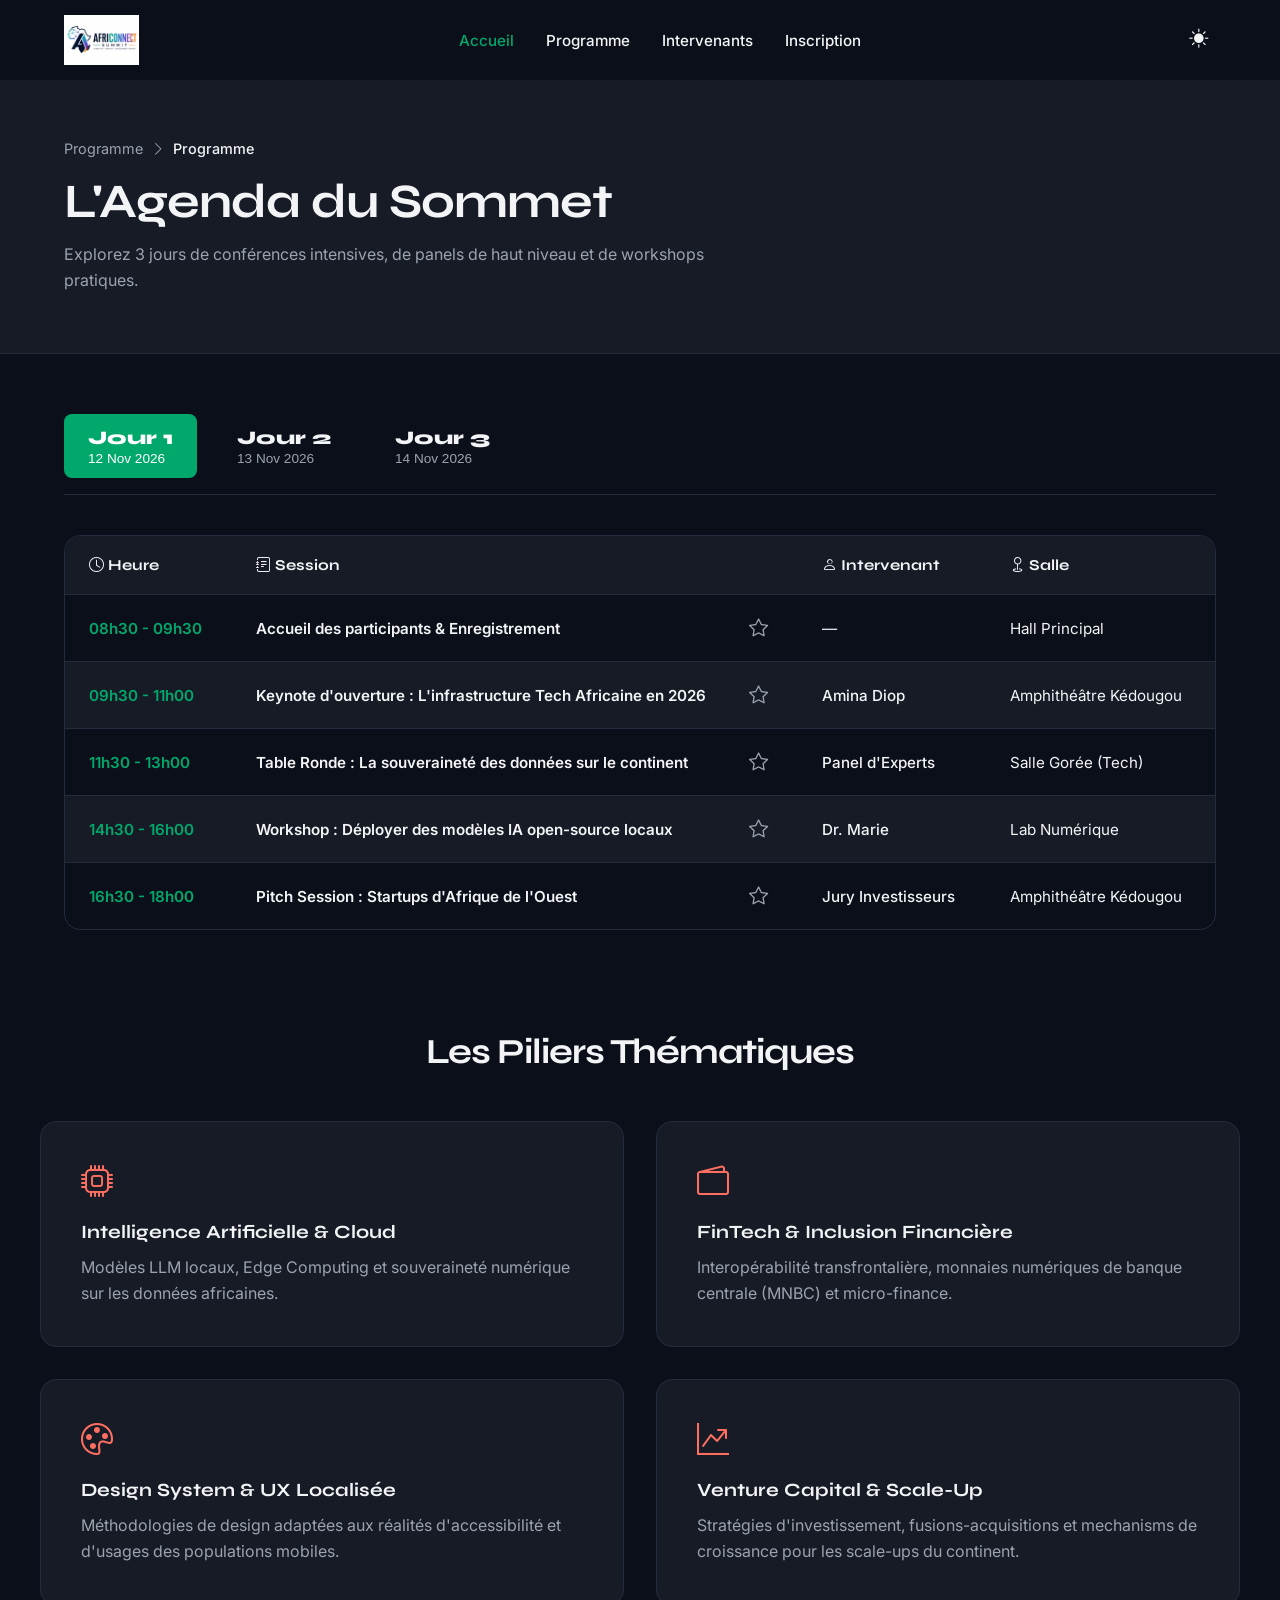
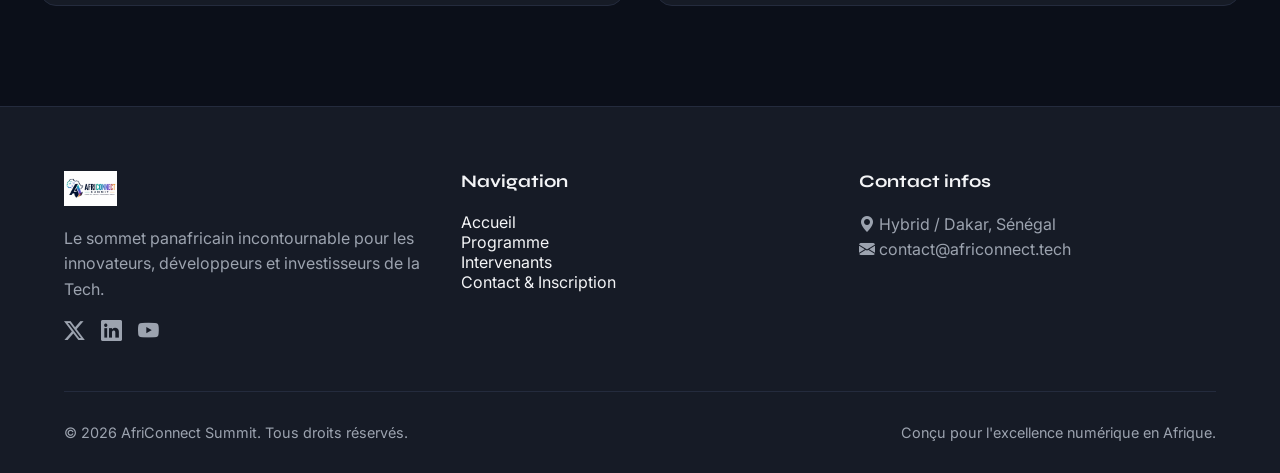
<file: programme.html>
<!DOCTYPE html>
<html lang="fr" data-theme="dark">
<head>
    <meta charset="UTF-8">
    <meta name="viewport" content="width=device-width, initial-scale=1.0">
    <title>AfriConnect Summit 2026 | Accueil</title>
    
    <link rel="preconnect" href="https://fonts.googleapis.com">
    <link rel="preconnect" href="https://fonts.gstatic.com" crossorigin>
    <link href="https://fonts.googleapis.com/css2?family=Inter:wght@400;500;600&family=Syne:wght@700;800&display=swap" rel="stylesheet">
    
    <link rel="stylesheet" href="https://cdn.jsdelivr.net/npm/bootstrap-icons@1.11.3/font/bootstrap-icons.min.css">
    
    <link rel="stylesheet" href="css/style.css">
</head>
<body>

    <header class="header-global">
        <div class="container nav-global">
            <a href="index.html" class="nav-logo" aria-label="AfriConnect Home">
                <img src="images/logo.jpeg" alt="AfriConnect Summit Logo" style="height: 50px; width: auto;">
            </a>
            
            <nav class="nav-links" aria-label="Navigation principale">
                <a href="index.html" class="nav-item active">Accueil</a>
                <a href="programme.html" class="nav-item">Programme</a>
                <a href="intervenant.html" class="nav-item">Intervenants</a>
                <a href="contact.html" class="nav-item">Inscription</a>
            </nav>
            
            <div class="nav-actions">
                <button class="theme-toggle" id="theme-toggle" aria-label="Changer de thème">
                    <i class="bi bi-moon-stars-fill"></i>
                </button>
                <button class="menu-burger" id="menu-burger" aria-label="Ouvrir le menu mobile">
                    <i class="bi bi-list"></i>
                </button>
            </div>
        </div>
    </header>

    <main id="main-content">

        <section class="internal-hero">
            <div class="container">
                <nav class="breadcrumb" aria-label="Fil d'Ariane">
                    <a href="programme.html">Programme</a> <i class="bi bi-chevron-right"></i> <span>Programme</span>
                </nav>
                <h1 class="internal-title">L'Agenda du Sommet</h1>
                <p class="internal-subtitle">Explorez 3 jours de conférences intensives, de panels de haut niveau et de workshops pratiques.</p>
            </div>
        </section>

        <section class="schedule-section container">
            
            <div class="tabs-container">
                <button class="tab-btn active" data-target="jour1">
                    <span class="tab-day">Jour 1</span>
                    <span class="tab-date">12 Nov 2026</span>
                </button>
                <button class="tab-btn" data-target="jour2">
                    <span class="tab-day">Jour 2</span>
                    <span class="tab-date">13 Nov 2026</span>
                </button>
                <button class="tab-btn" data-target="jour3">
                    <span class="tab-day">Jour 3</span>
                    <span class="tab-date">14 Nov 2026</span>
                </button>
            </div>

            <div class="schedule-content">
                
                <!-- JOUR 1 -->
                <div class="tab-panel active" id="jour1">
                    <div class="table-wrapper">
                        <table class="schedule-table">
                            <thead>
                                <tr>
                                    <th><i class="bi bi-clock"></i> Heure</th>
                                    <th><i class="bi bi-journal-text"></i> Session</th>
                                    <th><i class="bi bi-person"></i> Intervenant</th>
                                    <th><i class="bi bi-geo"></i> Salle</th>
                                </tr>
                            </thead>
                            <tbody>
                                <tr data-session-id="j1-s1">
                                    <td class="time-col">08h30 - 09h30</td>
                                    <td class="session-title">
                                        <div class="session-title-content">
                                            <span>Accueil des participants & Enregistrement</span>
                                            <button class="btn-favorite" aria-label="Ajouter aux favoris"><i class="bi bi-star"></i></button>
                                        </div>
                                    </td>
                                    <td>—</td>
                                    <td>Hall Principal</td>
                                </tr>
                                <tr data-session-id="j1-s2">
                                    <td class="time-col">09h30 - 11h00</td>
                                    <td class="session-title">
                                        <div class="session-title-content">
                                            <span>Keynote d'ouverture : L'infrastructure Tech Africaine en 2026</span>
                                            <button class="btn-favorite" aria-label="Ajouter aux favoris"><i class="bi bi-star"></i></button>
                                        </div>
                                    </td>
                                    <td class="speaker-col">Amina Diop</td>
                                    <td>Amphithéâtre Kédougou</td>
                                </tr>
                                <tr data-session-id="j1-s3">
                                    <td class="time-col">11h30 - 13h00</td>
                                    <td class="session-title">
                                        <div class="session-title-content">
                                            <span>Table Ronde : La souveraineté des données sur le continent</span>
                                            <button class="btn-favorite" aria-label="Ajouter aux favoris"><i class="bi bi-star"></i></button>
                                        </div>
                                    </td>
                                    <td class="speaker-col">Panel d'Experts</td>
                                    <td>Salle Gorée (Tech)</td>
                                </tr>
                                <tr data-session-id="j1-s4">
                                    <td class="time-col">14h30 - 16h00</td>
                                    <td class="session-title">
                                        <div class="session-title-content">
                                            <span>Workshop : Déployer des modèles IA open-source locaux</span>
                                            <button class="btn-favorite" aria-label="Ajouter aux favoris"><i class="bi bi-star"></i></button>
                                        </div>
                                    </td>
                                    <td class="speaker-col">Dr. Marie</td>
                                    <td>Lab Numérique</td>
                                </tr>
                                <tr data-session-id="j1-s5">
                                    <td class="time-col">16h30 - 18h00</td>
                                    <td class="session-title">
                                        <div class="session-title-content">
                                            <span>Pitch Session : Startups d'Afrique de l'Ouest</span>
                                            <button class="btn-favorite" aria-label="Ajouter aux favoris"><i class="bi bi-star"></i></button>
                                        </div>
                                    </td>
                                    <td class="speaker-col">Jury Investisseurs</td>
                                    <td>Amphithéâtre Kédougou</td>
                                </tr>
                            </tbody>
                        </table>
                    </div>
                </div>

                <!-- JOUR 2 -->
                <div class="tab-panel" id="jour2">
                    <div class="table-wrapper">
                        <table class="schedule-table">
                            <thead>
                                <tr>
                                    <th>Heure</th>
                                    <th>Session</th>
                                    <th>Intervenant</th>
                                    <th>Salle</th>
                                </tr>
                            </thead>
                            <tbody>
                                <tr data-session-id="j2-s1">
                                    <td class="time-col">09h00 - 10h30</td>
                                    <td class="session-title">
                                        <div class="session-title-content">
                                            <span>L'essor de la FinTech et l'interopérabilité des paiements</span>
                                            <button class="btn-favorite" aria-label="Ajouter aux favoris"><i class="bi bi-star"></i></button>
                                        </div>
                                    </td>
                                    <td class="speaker-col">Samuel Mensah</td>
                                    <td>Amphithéâtre Kédougou</td>
                                </tr>
                                <tr data-session-id="j2-s2">
                                    <td class="time-col">11h00 - 12h30</td>
                                    <td class="session-title">
                                        <div class="session-title-content">
                                            <span>Masterclass : Sécuriser les architectures Cloud décentralisées</span>
                                            <button class="btn-favorite" aria-label="Ajouter aux favoris"><i class="bi bi-star"></i></button>
                                        </div>
                                    </td>
                                    <td class="speaker-col">Chantal Munene</td>
                                    <td>Salle Gorée (Tech)</td>
                                </tr>
                                <tr data-session-id="j2-s3">
                                    <td class="time-col">14h00 - 15h30</td>
                                    <td class="session-title">
                                        <div class="session-title-content">
                                            <span>Le futur de la Web3 et du Gaming en Afrique</span>
                                            <button class="btn-favorite" aria-label="Ajouter aux favoris"><i class="bi bi-star"></i></button>
                                        </div>
                                    </td>
                                    <td class="speaker-col">Kofi Mensah</td>
                                    <td>Lab Numérique</td>
                                </tr>
                                <tr data-session-id="j2-s4">
                                    <td class="time-col">15h45 - 17h00</td>
                                    <td class="session-title">
                                        <div class="session-title-content">
                                            <span>Financement Early-Stage : Ce que veulent les VC en 2026</span>
                                            <button class="btn-favorite" aria-label="Ajouter aux favoris"><i class="bi bi-star"></i></button>
                                        </div>
                                    </td>
                                    <td class="speaker-col">Sarah Vandor</td>
                                    <td>Salle Almadies (Biz)</td>
                                </tr>
                                <tr data-session-id="j2-s5">
                                    <td class="time-col">17h00 - 18h30</td>
                                    <td class="session-title">
                                        <div class="session-title-content">
                                            <span>Session Networking & Cocktails B2B</span>
                                            <button class="btn-favorite" aria-label="Ajouter aux favoris"><i class="bi bi-star"></i></button>
                                        </div>
                                    </td>
                                    <td>—</td>
                                    <td>Espace Sponsor</td>
                                </tr>
                            </tbody>
                        </table>
                    </div>
                </div>

                <!-- JOUR 3 -->
                <div class="tab-panel" id="jour3">
                    <div class="table-wrapper">
                        <table class="schedule-table">
                            <thead>
                                <tr>
                                    <th>Heure</th>
                                    <th>Session</th>
                                    <th>Intervenant</th>
                                    <th>Salle</th>
                                </tr>
                            </thead>
                            <tbody>
                                <tr data-session-id="j3-s1">
                                    <td class="time-col">09h30 - 11h00</td>
                                    <td class="session-title">
                                        <div class="session-title-content">
                                            <span>UI/UX pour l'Afrique : Concevoir pour des connexions asymétriques</span>
                                            <button class="btn-favorite" aria-label="Ajouter aux favoris"><i class="bi bi-star"></i></button>
                                        </div>
                                    </td>
                                    <td class="speaker-col">Fatoumata Ba</td>
                                    <td>Lab Numérique</td>
                                </tr>
                                <tr data-session-id="j3-s2">
                                    <td class="time-col">11h30 - 13h00</td>
                                    <td class="session-title">
                                        <div class="session-title-content">
                                            <span>Green Tech : Relever le défi énergétique des datacenters</span>
                                            <button class="btn-favorite" aria-label="Ajouter aux favoris"><i class="bi bi-star"></i></button>
                                        </div>
                                    </td>
                                    <td class="speaker-col">Ousmane Cissé</td>
                                    <td>Salle Gorée (Tech)</td>
                                </tr>
                                <tr data-session-id="j3-s3">
                                    <td class="time-col">14h30 - 16h00</td>
                                    <td class="session-title">
                                        <div class="session-title-content">
                                            <span>Table Ronde Clôture : Feuille de route panafricaine 2030</span>
                                            <button class="btn-favorite" aria-label="Ajouter aux favoris"><i class="bi bi-star"></i></button>
                                        </div>
                                    </td>
                                    <td class="speaker-col">Tous les Ministres & Décideurs</td>
                                    <td>Amphithéâtre Kédougou</td>
                                </tr>
                                <tr data-session-id="j3-s4">
                                    <td class="time-col">16h00 - 17h00</td>
                                    <td class="session-title">
                                        <div class="session-title-content">
                                            <span>Remise des prix du Hackathon AfriConnect</span>
                                            <button class="btn-favorite" aria-label="Ajouter aux favoris"><i class="bi bi-star"></i></button>
                                        </div>
                                    </td>
                                    <td class="speaker-col">Comité d'Organisation</td>
                                    <td>Amphithéâtre Kédougou</td>
                                </tr>
                                <tr data-session-id="j3-s5">
                                    <td class="time-col">17h00 - 18h00</td>
                                    <td class="session-title">
                                        <div class="session-title-content">
                                            <span>Cérémonie de clôture & Remerciements</span>
                                            <button class="btn-favorite" aria-label="Ajouter aux favoris"><i class="bi bi-star"></i></button>
                                        </div>
                                    </td>
                                    <td>—</td>
                                    <td>Hall Principal</td>
                                </tr>
                            </tbody>
                        </table>
                    </div>
                </div>

            </div>
        </section>

        <section class="topics-section section-reveal container">
            <h2 class="section-title text-center">Les Piliers Thématiques</h2>
            <div class="topics-grid">
                <div class="topic-item">
                    <div class="topic-icon"><i class="bi bi-cpu"></i></div>
                    <h3>Intelligence Artificielle & Cloud</h3>
                    <p>Modèles LLM locaux, Edge Computing et souveraineté numérique sur les données africaines.</p>
                </div>
                <div class="topic-item">
                    <div class="topic-icon"><i class="bi bi-wallet2"></i></div>
                    <h3>FinTech & Inclusion Financière</h3>
                    <p>Interopérabilité transfrontalière, monnaies numériques de banque centrale (MNBC) et micro-finance.</p>
                </div>
                <div class="topic-item">
                    <div class="topic-icon"><i class="bi bi-palette"></i></div>
                    <h3>Design System & UX Localisée</h3>
                    <p>Méthodologies de design adaptées aux réalités d'accessibilité et d'usages des populations mobiles.</p>
                </div>
                <div class="topic-item">
                    <div class="topic-icon"><i class="bi bi-graph-up-arrow"></i></div>
                    <h3>Venture Capital & Scale-Up</h3>
                    <p>Stratégies d'investissement, fusions-acquisitions et mechanisms de croissance pour les scale-ups du continent.</p>
                </div>
            </div>
        </section>

    </main>

    <footer class="footer-global">
        <div class="container">
            <div class="footer-grid">
                <div class="footer-col">
                    <h4 class="nav-logo"><img src="images/logo.jpeg" alt="AfriConnect Summit Logo" style="height: 35px; width: auto;"></h4>
                    <p>Le sommet panafricain incontournable pour les innovateurs, développeurs et investisseurs de la Tech.</p>
                    <div class="footer-socials">
                        <a href="#" aria-label="Twitter X"><i class="bi bi-twitter-x"></i></a>
                        <a href="#" aria-label="LinkedIn"><i class="bi bi-linkedin"></i></a>
                        <a href="#" aria-label="YouTube"><i class="bi bi-youtube"></i></a>
                    </div>
                </div>
                <div class="footer-col">
                    <h4>Navigation</h4>
                    <ul class="footer-links">
                        <li><a href="index.html">Accueil</a></li>
                        <li><a href="programme.html">Programme</a></li>
                        <li><a href="intervenant.html">Intervenants</a></li>
                        <li><a href="contact.html">Contact & Inscription</a></li>
                    </ul>
                </div>
                <div class="footer-col">
                    <h4>Contact infos</h4>
                    <p><i class="bi bi-geo-alt-fill"></i> Hybrid / Dakar, Sénégal</p>
                    <p><i class="bi bi-envelope-fill"></i> contact@africonnect.tech</p>
                </div>
            </div>
            
            <div class="footer-bottom">
                <p>&copy; <span id="footer-year"></span> AfriConnect Summit. Tous droits réservés.</p>
                <p>Conçu pour l'excellence numérique en Afrique.</p>
            </div>
        </div>
    </footer>

    <script src="js/main.js"></script>
</body>
</html>
</file>
<file: css/style.css>
/* ==========================================================================
   VARIABLES & DESIGN SYSTEM (2026 Standards)
   ========================================================================== */
:root {
    /* Fonts */
    --font-title: 'Syne', sans-serif;
    --font-body: 'Inter', sans-serif;

    /* Palette - Light Mode (Default) */
    --bg-primary: #ffffff;
    --bg-secondary: #f8f9fa;
    --text-primary: #111111;
    --text-secondary: #555555;
    --accent: #00A86B;         /* Vert Émeraude Panafricain moderne */
    --accent-secondary: #FF6F61; /* Orange Terre Cuite vibrant */
    --border-color: #e5e7eb;
    
    /* Layout & Utilities */
    --max-width: 1200px;
    --radius-sm: 8px;
    --radius-md: 16px;
    --transition-smooth: all 0.4s cubic-bezier(0.16, 1, 0.3, 1);
    --navbar-height: 80px;
}
/* ==========================================================================
   DARK MODE OVERRIDES (Version Prioritaire)
   ========================================================================== */
html[data-theme="dark"], 
[data-theme="dark"] {
    --bg-primary: #0b0f19 !important;
    --bg-secondary: #161b26 !important;
    --text-primary: #f3f4f6 !important;
    --text-secondary: #9ca3af !important;
    --border-color: #242b3d !important;
}

/* Force le rafraîchissement global du fond du corps */
html, body {
    background-color: var(--bg-primary);
    color: var(--text-primary);
    transition: background-color 0.3s ease, color 0.3s ease;
}

/* ==========================================================================
   RESET & BASE STYLES
   ========================================================================== */
*, *::before, *::after {
    box-sizing: border-box;
    margin: 0;
    padding: 0;
}

html {
    scroll-behavior: smooth;
    font-family: var(--font-body);
    background-color: var(--bg-primary);
    color: var(--text-primary);
    transition: var(--transition-smooth);
}

body {
    min-height: 100vh;
    display: flex;
    flex-direction: column;
}

main {
    flex: 1;
    margin-top: var(--navbar-height);
}

a {
    text-decoration: none;
    color: inherit;
    transition: var(--transition-smooth);
}

ul {
    list-style: none;
}

img {
    max-width: 100%;
    display: block;
}

/* ==========================================================================
   COMMON LAYOUT: NAVBAR & FOOTER (Flexbox Usage 1 & 2)
   ========================================================================== */
.container {
    width: 100%;
    max-width: var(--max-width);
    margin: 0 auto;
    padding: 0 24px;
}

/* Header & Navbar */
.header-global {
    position: fixed;
    top: 0;
    left: 0;
    width: 100%;
    height: var(--navbar-height);
    background-color: transparent;
    z-index: 1000;
    display: flex;
    align-items: center;
    transition: var(--transition-smooth);
}

.nav-global {
    width: 100%;
    display: flex; /* Usage Flexbox 1 */
    justify-content: space-between;
    align-items: center;
}

.nav-logo {
    font-family: var(--font-title);
    font-weight: 800;
    font-size: 1.4rem;
    letter-spacing: -0.5px;
}

.nav-logo span {
    color: var(--accent);
}

.nav-links {
    display: flex;
    gap: 32px;
    align-items: center;
}

.nav-item {
    font-weight: 500;
    font-size: 0.95rem;
    position: relative;
}

.nav-item.active, .nav-item:hover {
    color: var(--accent);
}

/* Actions: DarkMode & Menu Hamburger */
.nav-actions {
    display: flex;
    align-items: center;
    gap: 16px;
}

.theme-toggle {
    background: none;
    border: none;
    color: var(--text-primary);
    font-size: 1.2rem;
    cursor: pointer;
    padding: 8px;
    transition: var(--transition-smooth);
}

.menu-burger {
    display: none; /* Masqué sur Desktop */
    background: none;
    border: none;
    color: var(--text-primary);
    font-size: 1.5rem;
    cursor: pointer;
}

/* Footer Global */
.footer-global {
    background-color: var(--bg-secondary);
    border-top: 1px solid var(--border-color);
    padding: 64px 0 32px 0;
    margin-top: auto;
}

.footer-grid {
    display: flex; /* Usage Flexbox 2 */
    justify-content: space-between;
    flex-wrap: wrap;
    gap: 40px;
    margin-bottom: 48px;
}

.footer-col {
    flex: 1;
    min-width: 250px;
}

.footer-col h4 {
    font-family: var(--font-title);
    font-size: 1.1rem;
    margin-bottom: 20px;
}

.footer-col p {
    color: var(--text-secondary);
    line-height: 1.6;
}

.footer-links display: flex {
    display: flex;
    flex-direction: column;
    gap: 12px;
}

.footer-socials {
    display: flex;
    gap: 16px;
    margin-top: 16px;
}

.footer-socials a {
    font-size: 1.3rem;
    color: var(--text-secondary);
}

.footer-socials a:hover {
    color: var(--accent);
}

.footer-bottom {
    border-top: 1px solid var(--border-color);
    padding-top: 32px;
    display: flex; /* Usage Flexbox 3 */
    justify-content: space-between;
    align-items: center;
    flex-wrap: wrap;
    gap: 16px;
    color: var(--text-secondary);
    font-size: 0.9rem;
}

/* Responsive de base (Mobile First principal) */
@media (max-width: 768px) {
    .nav-links {
        display: none; /* Géré au Commit 2 en JS */
    }
    .menu-burger {
        display: block;
    }
}
/* ==========================================================================
   INTERACTIONS NAVBAR DYNAMIQUES (Commit 2 Additions)
   ========================================================================== */

/* État de la navbar après 80px de scroll (Effet Glassmorphism 2026) */
.header-global.scrolled {
    background-color: rgba(255, 255, 255, 0.75);
    backdrop-filter: blur(16px);
    -webkit-backdrop-filter: blur(16px);
    box-shadow: 0 4px 30px rgba(0, 0, 0, 0.03);
    border-bottom: 1px solid rgba(0, 0, 0, 0.05);
}

[data-theme="dark"] .header-global.scrolled {
    background-color: rgba(11, 15, 25, 0.75);
    box-shadow: 0 4px 30px rgba(0, 0, 0, 0.2);
    border-bottom: 1px solid rgba(255, 255, 255, 0.05);
}

/* Modification responsive pour le menu mobile actif */
@media (max-width: 768px) {
    .nav-links {
        display: flex;
        flex-direction: column;
        position: fixed;
        top: var(--navbar-height);
        left: -100%; /* Caché par défaut à gauche */
        width: 100%;
        height: calc(100vh - var(--navbar-height));
        background-color: var(--bg-primary);
        padding: 40px 24px;
        gap: 24px;
        align-items: flex-start;
        transition: var(--transition-smooth);
        border-top: 1px solid var(--border-color);
        z-index: 999;
    }

    /* Classe injectée par le JS pour ouvrir le menu */
    .nav-links.mobile-active {
        left: 0;
    }

    .nav-item {
        font-size: 1.5rem; /* Plus grand sur mobile pour l'accessibilité tactile */
        width: 100%;
    }
}
/* ==========================================================================
   SECTION HERO & BOUTONS (Commit 3)
   ========================================================================== */
.hero-section {
    min-height: calc(100vh - var(--navbar-height));
    display: flex;
    align-items: center;
    justify-content: center;
    padding: 80px 0;
    position: relative;
    overflow: hidden;
    background: radial-gradient(circle at 80% 20%, rgba(0, 168, 107, 0.05), transparent 40%),
                radial-gradient(circle at 20% 80%, rgba(255, 111, 97, 0.05), transparent 40%);
}

.hero-container {
    display: flex;
    flex-direction: column;
    align-items: center;
    text-align: center;
}

/* Badge Contextuel */
.hero-badge {
    background-color: var(--bg-secondary);
    border: 1px solid var(--border-color);
    padding: 8px 16px;
    border-radius: 100px;
    font-size: 0.9rem;
    font-weight: 500;
    margin-bottom: 24px;
    color: var(--accent);
}

/* Titre Expressif (Style 2026) */
.hero-title {
    font-family: var(--font-title);
    font-size: clamp(2.5rem, 5vw, 4.5rem);
    font-weight: 800;
    line-height: 1.1;
    letter-spacing: -2px;
    margin-bottom: 24px;
}

.hero-title span {
    color: var(--accent);
    position: relative;
}

.hero-subtitle {
    font-size: clamp(1rem, 2vw, 1.25rem);
    color: var(--text-secondary);
    margin-bottom: 40px;
    font-weight: 500;
}

/* Boutons de Style Moderne */
.hero-actions {
    display: flex;
    gap: 16px;
    margin-bottom: 64px;
    flex-wrap: wrap;
    justify-content: center;
}

.btn {
    display: inline-block;
    padding: 14px 28px;
    font-weight: 600;
    font-size: 1rem;
    border-radius: var(--radius-sm);
    transition: var(--transition-smooth);
    cursor: pointer;
}

.btn-primary {
    background-color: var(--accent);
    color: #ffffff;
    border: 1px solid var(--accent);
}

.btn-primary:hover {
    background-color: transparent;
    color: var(--accent);
    transform: translateY(-3px);
}

.btn-secondary {
    background-color: transparent;
    color: var(--text-primary);
    border: 1px solid var(--border-color);
}

.btn-secondary:hover {
    background-color: var(--bg-secondary);
    transform: translateY(-3px);
}

/* Grille du Compte à Rebours */
.countdown-wrapper {
    width: 100%;
    max-width: 600px;
}

.countdown-title {
    font-size: 0.9rem;
    text-transform: uppercase;
    letter-spacing: 1px;
    color: var(--text-secondary);
    margin-bottom: 16px;
    font-weight: 600;
}

.countdown-grid {
    display: grid;
    grid-template-columns: repeat(4, 1fr); /* Premier usage explicite de CSS Grid */
    gap: 16px;
}

.countdown-box {
    background-color: var(--bg-secondary);
    border: 1px solid var(--border-color);
    padding: 16px;
    border-radius: var(--radius-md);
    display: flex;
    flex-direction: column;
    align-items: center;
}

.countdown-box span {
    font-family: var(--font-title);
    font-size: clamp(1.5rem, 3vw, 2.5rem);
    font-weight: 800;
    color: var(--text-primary);
}

.countdown-box label {
    font-size: 0.8rem;
    color: var(--text-secondary);
    margin-top: 4px;
}

/* ==========================================================================
   ANIMATION D'APPARITION CSS (CSS Loading Animation)
   ========================================================================== */
.animate-fade-in {
    opacity: 0;
    transform: translateY(30px);
    animation: fadeInUp 1s cubic-bezier(0.16, 1, 0.3, 1) forwards;
}

/* Décalages d'animation (Delays) pour l'effet fluide cascade */
.hero-badge { animation-delay: 0.1s; }
.hero-title { animation-delay: 0.2s; }
.hero-subtitle { animation-delay: 0.3s; }
.hero-actions { animation-delay: 0.4s; }
.countdown-wrapper { animation-delay: 0.5s; }

@keyframes fadeInUp {
    to {
        opacity: 1;
        transform: translateY(0);
    }
}

/* Version Tablette / Mobile pour la grille */
@media (max-width: 480px) {
    .countdown-grid {
        grid-template-columns: repeat(2, 1fr);
    }
}
/* ==========================================================================
   CONSTRUCTION DES SECTIONS DE L'ACCUEIL (Commit 4)
   ========================================================================== */
.section-reveal {
    padding: 100px 0;
    opacity: 1;
    transform: translateY(0);
    transition: opacity 0.8s cubic-bezier(0.16, 1, 0.3, 1), transform 0.8s cubic-bezier(0.16, 1, 0.3, 1);
}

/* Classe injectée par JavaScript quand l'élément entre à l'écran */
.section-reveal.visible {
    opacity: 1;
    transform: translateY(0);
}

.section-title {
    font-family: var(--font-title);
    font-size: 2.2rem;
    margin-bottom: 48px;
    letter-spacing: -1px;
}

.text-center { text-align: center; }

/* 1. Chiffres Clés - Usage CSS Grid (2) */
.stats-grid {
    display: grid;
    grid-template-columns: repeat(4, 1fr);
    gap: 24px;
}

.stat-card {
    background-color: var(--bg-secondary);
    border: 1px solid var(--border-color);
    padding: 40px 24px;
    border-radius: var(--radius-md);
    text-align: center;
}

.stat-number {
    font-family: var(--font-title);
    font-size: 3rem;
    font-weight: 800;
    color: var(--accent);
    display: block;
    margin-bottom: 8px;
}

.stat-label {
    color: var(--text-secondary);
    font-weight: 500;
}

/* 2. Pourquoi Participer - Usage Flexbox (4) */
.features-flex {
    display: flex;
    gap: 32px;
}

.feature-card {
    flex: 1;
    background-color: var(--bg-primary);
    border: 1px solid var(--border-color);
    padding: 40px;
    border-radius: var(--radius-md);
    transition: var(--transition-smooth);
}

.feature-card:hover {
    border-color: var(--accent);
    transform: translateY(-5px);
}

.feature-icon {
    font-size: 2rem;
    color: var(--accent);
    margin-bottom: 24px;
}

.feature-card h3 {
    font-family: var(--font-title);
    margin-bottom: 16px;
    font-size: 1.3rem;
}

.feature-card p {
    color: var(--text-secondary);
    line-height: 1.6;
}

/* 3. Intervenants Vedettes - Usage CSS Grid (3) */
.section-header-flex {
    display: flex;
    justify-content: space-between;
    align-items: center;
    margin-bottom: 48px;
}

.section-header-flex .section-title { margin-bottom: 0; }
.btn-sm { padding: 8px 20px; font-size: 0.9rem; }

.speakers-grid {
    display: grid;
    grid-template-columns: repeat(4, 1fr);
    gap: 24px;
}

.speaker-card {
    background-color: var(--bg-secondary);
    border: 1px solid var(--border-color);
    border-radius: var(--radius-md);
    overflow: hidden;
    transition: var(--transition-smooth);
}

.speaker-card:hover {
    transform: translateY(-8px);
    box-shadow: 0 12px 40px rgba(0,0,0,0.05);
    border-color: var(--accent);
}

.speaker-img-wrapper {
    width: 100%;
    height: 280px;
    overflow: hidden;
    background-color: var(--border-color);
}

.speaker-img-wrapper img {
    width: 100%;
    height: 100%;
    object-fit: cover;
    transition: var(--transition-smooth);
}

.speaker-card:hover .speaker-img-wrapper img {
    transform: scale(1.05);
}

.speaker-info {
    padding: 24px;
}

.speaker-info h3 {
    font-family: var(--font-title);
    font-size: 1.2rem;
    margin-bottom: 4px;
}

.speaker-role {
    color: var(--text-secondary);
    font-size: 0.9rem;
    margin-bottom: 12px;
}

.speaker-country {
    font-size: 0.85rem;
    background-color: var(--bg-primary);
    padding: 4px 10px;
    border-radius: 100px;
    border: 1px solid var(--border-color);
}

/* 4. Partenaires / Sponsors */
.sponsors-tier {
    display: flex;
    justify-content: center;
    align-items: center;
    gap: 40px;
    margin-bottom: 40px;
    flex-wrap: wrap;
}

.sponsor-logo {
    background-color: var(--bg-secondary);
    border: 1px solid var(--border-color);
    border-radius: var(--radius-sm);
    color: var(--text-secondary);
    font-weight: 600;
}

.tier-gold .sponsor-logo { padding: 24px 48px; font-size: 1.3rem; color: var(--text-primary); }
.tier-silver .sponsor-logo { padding: 18px 36px; font-size: 1rem; }
.tier-bronze .sponsor-logo { padding: 12px 24px; font-size: 0.85rem; }

/* 5. Bouton Flottant (Back to Top) */
.back-to-top {
    position: fixed;
    bottom: 32px;
    right: 32px;
    width: 48px;
    height: 48px;
    border-radius: 50%;
    background-color: var(--accent);
    color: white;
    border: none;
    cursor: pointer;
    display: flex;
    align-items: center;
    justify-content: center;
    font-size: 1.8rem;
    opacity: 0;
    pointer-events: none;
    transform: translateY(10px);
    transition: var(--transition-smooth);
    z-index: 99;
}

.back-to-top.show {
    opacity: 1;
    pointer-events: auto;
    transform: translateY(0);
}

/* RESPONSIVE MEDIA QUERIES (Breakpoints) */
@media (max-width: 1024px) {
    .stats-grid, .speakers-grid { grid-template-columns: repeat(2, 1fr); }
    .features-flex { flex-direction: column; }
}

@media (max-width: 560px) {
    .stats-grid, .speakers-grid { grid-template-columns: 1fr; }
    .section-header-flex { flex-direction: column; align-items: flex-start; gap: 16px; }
}
/* ==========================================================================
   PAGE PROGRAMME - STYLES (Commit 5)
   ========================================================================== */
.internal-hero {
    background-color: var(--bg-secondary);
    padding: 60px 0;
    border-bottom: 1px solid var(--border-color);
    margin-bottom: 60px;
}

.breadcrumb {
    font-size: 0.9rem;
    color: var(--text-secondary);
    margin-bottom: 16px;
    display: flex;
    align-items: center;
    gap: 8px;
}

.breadcrumb a:hover { color: var(--accent); }
.breadcrumb span { color: var(--text-primary); font-weight: 500; }

.internal-title {
    font-family: var(--font-title);
    font-size: clamp(2rem, 4vw, 3rem);
    letter-spacing: -1px;
    margin-bottom: 12px;
}

.internal-subtitle {
    color: var(--text-secondary);
    max-width: 700px;
    line-height: 1.6;
}

/* Onglets (Tabs Layout) */
.tabs-container {
    display: flex;
    gap: 16px;
    margin-bottom: 40px;
    border-bottom: 1px solid var(--border-color);
    padding-bottom: 16px;
}

.tab-btn {
    background: none;
    border: none;
    padding: 12px 24px;
    cursor: pointer;
    text-align: left;
    border-radius: var(--radius-sm);
    transition: var(--transition-smooth);
    display: flex;
    flex-direction: column;
}

.tab-btn:hover { background-color: var(--bg-secondary); }

.tab-btn.active {
    background-color: var(--accent);
}

.tab-btn.active .tab-day, .tab-btn.active .tab-date {
    color: #ffffff;
}

.tab-day {
    font-family: var(--font-title);
    font-weight: 800;
    font-size: 1.2rem;
    color: var(--text-primary);
}

.tab-date {
    font-size: 0.85rem;
    color: var(--text-secondary);
    margin-top: 2px;
}

/* Gestion de l'affichage des panneaux (Tabs Display System) */
.tab-panel {
    display: none;
}

.tab-panel.active {
    display: block;
    animation: fadeIn 0.5s ease forwards;
}

/* Tableaux Stylisés */
.table-wrapper {
    overflow-x: auto; /* Empêche la casse sur mobile */
    border: 1px solid var(--border-color);
    border-radius: var(--radius-md);
    background-color: var(--bg-primary);
}

.schedule-table {
    width: 100%;
    border-collapse: collapse;
    text-align: left;
    font-size: 0.95rem;
}

.schedule-table th, .schedule-table td {
    padding: 20px 24px;
    border-bottom: 1px solid var(--border-color);
}

.schedule-table th {
    background-color: var(--bg-secondary);
    font-family: var(--font-title);
    font-weight: 700;
    color: var(--text-primary);
}

/* Alternance de couleurs exigée (Zebra Striping) */
.schedule-table tbody tr:nth-child(even) {
    background-color: var(--bg-secondary);
}

.schedule-table tbody tr:last-child td {
    border-bottom: none;
}

.time-col {
    font-weight: 600;
    color: var(--accent);
    white-space: nowrap;
}

.session-title {
    font-weight: 600;
    color: var(--text-primary);
}

.speaker-col {
    font-weight: 500;
}

/* Section Thématiques - Usage CSS Grid (4) : Grille 2x2 */
.topics-grid {
    display: grid;
    grid-template-columns: repeat(2, 1fr);
    gap: 32px;
}

.topic-item {
    background-color: var(--bg-secondary);
    border: 1px solid var(--border-color);
    padding: 40px;
    border-radius: var(--radius-md);
    transition: var(--transition-smooth);
}

.topic-item:hover {
    border-color: var(--accent-secondary);
    transform: scale(1.01);
}

.topic-icon {
    font-size: 2rem;
    color: var(--accent-secondary);
    margin-bottom: 20px;
}

.topic-item h3 {
    font-family: var(--font-title);
    margin-bottom: 12px;
}

.topic-item p {
    color: var(--text-secondary);
    line-height: 1.6;
}

/* Responsive local du programme */
@media (max-width: 768px) {
    .tabs-container { flex-direction: column; }
    .topics-grid { grid-template-columns: 1fr; }
    .schedule-table th, .schedule-table td { padding: 14px 16px; font-size: 0.85rem; }
}
/* ==========================================================================
   PAGE INTERVENANTS - GALERIE & FILTRES (Commit 6)
   ========================================================================== */
.filter-section {
    margin-bottom: 48px;
}

.filter-wrapper {
    display: flex;
    gap: 16px;
    background-color: var(--bg-secondary);
    border: 1px solid var(--border-color);
    padding: 16px;
    border-radius: var(--radius-md);
}

.search-box, .select-box {
    position: relative;
    display: flex;
    align-items: center;
    background-color: var(--bg-primary);
    border: 1px solid var(--border-color);
    border-radius: var(--radius-sm);
    padding: 0 16px;
}

.search-box { flex: 2; }
.select-box { flex: 1; }

.search-box i, .select-box i {
    color: var(--text-secondary);
    margin-right: 12px;
}

.search-box input, .select-box select {
    width: 100%;
    background: none;
    border: none;
    padding: 14px 0;
    color: var(--text-primary);
    font-size: 1rem;
    outline: none;
}

.select-box select {
    cursor: pointer;
    appearance: none; /* Supprime la flèche par défaut */
}

/* Modifiez cette règle dans votre CSS : */
.speakers-full-grid {
    display: grid;
    /* Force 4 colonnes égales sur grand écran */
    grid-template-columns: repeat(4, 1fr); 
    gap: 32px;
    margin-bottom: 80px;
}

/* Version responsive pour éviter que les cartes soient trop écrasées sur tablette et mobile */
@media (max-width: 1024px) {
    .speakers-full-grid {
        grid-template-columns: repeat(2, 1fr); /* 2 par ligne sur tablette */
    }
}

@media (max-width: 600px) {
    .speakers-full-grid {
        grid-template-columns: 1fr; /* 1 seul par ligne sur mobile */
    }
}

.speaker-card-full {
    background-color: var(--bg-secondary);
    border: 1px solid var(--border-color);
    border-radius: var(--radius-md);
    overflow: hidden;
    display: flex;
    flex-direction: column;
    transition: var(--transition-smooth);
}

.speaker-card-full:hover {
    transform: translateY(-5px);
    border-color: var(--accent);
}

.speaker-profile-img {
    position: relative;
    height: 320px;
    overflow: hidden;
}

.speaker-profile-img img {
    width: 100%;
    height: 100%;
    object-fit: cover;
}

.country-badge {
    position: absolute;
    bottom: 16px;
    left: 16px;
    background-color: rgba(11, 15, 25, 0.85);
    backdrop-filter: blur(4px);
    color: #ffffff;
    padding: 6px 14px;
    border-radius: 100px;
    font-size: 0.85rem;
    font-weight: 500;
}

.speaker-profile-details {
    padding: 24px;
    flex-grow: 1;
    display: flex;
    flex-direction: column;
}

.speaker-profile-details h3 {
    font-family: var(--font-title);
    font-size: 1.3rem;
    margin-bottom: 4px;
}

.speaker-title-job {
    color: var(--accent);
    font-weight: 600;
    font-size: 0.9rem;
    margin-bottom: 14px;
}

.speaker-bio {
    color: var(--text-secondary);
    font-size: 0.95rem;
    line-height: 1.5;
}

/* Message si aucun résultat */
.no-results-msg {
    text-align: center;
    padding: 40px;
    color: var(--text-secondary);
    font-size: 1.1rem;
    border: 1px dashed var(--border-color);
    border-radius: var(--radius-md);
    background-color: var(--bg-secondary);
}

/* Responsive local */
@media (max-width: 768px) {
    .filter-wrapper { flex-direction: column; }
}
/* ==========================================================================
   PAGE CONTACT & FAQ - STYLES (Commit 7)
   ========================================================================== */
.contact-grid {
    display: grid;
    grid-template-columns: 3fr 2fr;
    gap: 48px;
    margin-bottom: 80px;
}

.contact-form-wrapper, .contact-info-wrapper {
    background-color: var(--bg-secondary);
    border: 1px solid var(--border-color);
    padding: 40px;
    border-radius: var(--radius-md);
}

.contact-form-wrapper h2, .contact-info-wrapper h2 {
    font-family: var(--font-title);
    margin-bottom: 32px;
    font-size: 1.6rem;
}

/* Groupes de formulaires */
.form-group {
    margin-bottom: 24px;
    display: flex;
    flex-direction: column;
}

.form-group label {
    font-weight: 500;
    margin-bottom: 8px;
    font-size: 0.95rem;
}

.required { color: #ef4444; margin-left: 2px; }

.form-group input, .form-group select, .form-group textarea {
    background-color: var(--bg-primary);
    border: 1px solid var(--border-color);
    padding: 14px 16px;
    border-radius: var(--radius-sm);
    color: var(--text-primary);
    font-size: 1rem;
    outline: none;
    transition: var(--transition-smooth);
}

.form-group input:focus, .form-group select:focus, .form-group textarea:focus {
    border-color: var(--accent);
}

/* Gestion des erreurs de saisie */
.form-group.invalid input, .form-group.invalid select, .form-group.invalid textarea {
    border-color: #ef4444;
}

.error-msg {
    color: #ef4444;
    font-size: 0.85rem;
    margin-top: 6px;
    display: none;
}

.form-group.invalid .error-msg {
    display: block;
}

.w-100 { width: 100%; }

/* Cartes d'informations */
.info-card-list {
    display: flex;
    flex-direction: column;
    gap: 24px;
}

.info-item-card {
    display: flex;
    gap: 20px;
    background-color: var(--bg-primary);
    border: 1px solid var(--border-color);
    padding: 24px;
    border-radius: var(--radius-sm);
}

.info-icon {
    font-size: 1.8rem;
    color: var(--accent);
}

.info-text h3 {
    font-size: 1.05rem;
    font-weight: 700;
    margin-bottom: 6px;
}

.info-text p, .info-text a {
    color: var(--text-secondary);
    font-size: 0.95rem;
    line-height: 1.5;
}

.info-text a:hover { color: var(--accent); }

/* Statut d'envoi */
.form-status-box {
    margin-top: 24px;
    padding: 16px;
    border-radius: var(--radius-sm);
    font-weight: 500;
    text-align: center;
}
.form-status-box.success { background-color: rgba(16, 185, 129, 0.15); color: #10b981; border: 1px solid #10b981; }
.form-status-box.error { background-color: rgba(239, 68, 68, 0.15); color: #ef4444; border: 1px solid #ef4444; }

/* SYSTEM ACCORDÉON (FAQ) */
.accordion-container {
    max-width: 800px;
    margin: 0 auto 80px auto;
    display: flex;
    flex-direction: column;
    gap: 16px;
}

.accordion-item {
    background-color: var(--bg-secondary);
    border: 1px solid var(--border-color);
    border-radius: var(--radius-sm);
    overflow: hidden;
}

.accordion-header {
    width: 100%;
    background: none;
    border: none;
    padding: 24px;
    display: flex;
    justify-content: space-between;
    align-items: center;
    cursor: pointer;
    color: var(--text-primary);
    font-family: var(--font-title);
    font-weight: 700;
    font-size: 1.1rem;
    text-align: left;
}

.accordion-header i {
    transition: transform 0.3s cubic-bezier(0.16, 1, 0.3, 1);
    color: var(--accent);
}

/* Zone d'enroulement animée */
.accordion-collapse {
    max-height: 0;
    overflow: hidden;
    transition: max-height 0.3s cubic-bezier(0.16, 1, 0.3, 1);
}

.accordion-body {
    padding: 0 24px 24px 24px;
    color: var(--text-secondary);
    line-height: 1.6;
    font-size: 0.95rem;
}

/* États JavaScript */
.accordion-item.active .accordion-header i {
    transform: rotate(45deg); /* Le '+' devient un 'x' */
}

/* Responsive */
@media (max-width: 992px) {
    .contact-grid { grid-template-columns: 1fr; }
}
.map-container {
    margin-top: 32px;
    border-radius: var(--radius-sm);
    overflow: hidden;
    border: 1px solid var(--border-color);
    line-height: 0; /* Supprime un espace blanc technique sous l'iframe */
}

.map-container iframe {
    width: 100%;
    display: block;
}
/* Doit être configuré exactement comme ça pour que le calcul JS fonctionne */
.accordion-collapse {
    max-height: 0;
    overflow: hidden;
    transition: max-height 0.3s cubic-bezier(0.16, 1, 0.3, 1);
}

.accordion-body {
    padding: 0 24px 24px 24px;
    color: var(--text-secondary);
    line-height: 1.6;
    font-size: 0.95rem;
}
/* ==========================================================================
   COMMIT 9 : BANNIÈRE DE CONFIGURATION DES COOKIES (RGPD)
   ========================================================================== */
.cookie-banner {
    position: fixed;
    bottom: 24px;
    left: 50%;
    transform: translateX(-50%);
    width: calc(100% - 48px);
    max-width: 600px;
    background-color: var(--bg-secondary);
    border: 1px solid var(--border-color);
    box-shadow: 0 20px 40px rgba(0, 0, 0, 0.3);
    padding: 20px;
    border-radius: var(--radius-md);
    z-index: 9999;
    animation: slideUp 0.4s cubic-bezier(0.16, 1, 0.3, 1);
}

.cookie-content {
    display: flex;
    align-items: center;
    gap: 16px;
}

.cookie-icon {
    font-size: 1.8rem;
    color: var(--accent);
}

.cookie-content p {
    font-size: 0.9rem;
    line-height: 1.5;
    color: var(--text-primary);
    margin: 0;
    flex: 1;
}

.cookie-actions {
    display: flex;
    gap: 12px;
}

.btn-sm {
    padding: 8px 16px;
    font-size: 0.85rem;
}

@keyframes slideUp {
    from { transform: translate(-50%, 100px); opacity: 0; }
    to { transform: translate(-50%, 0); opacity: 1; }
}

/* Responsive mobile */
@media (max-width: 576px) {
    .cookie-content { flex-direction: column; text-align: center; }
    .cookie-actions { width: 100%; justify-content: center; }
}
/* ==========================================================================
   COMMIT 10 : SYSTÈME DE NOTIFICATION TOAST (MARKETING POPUP)
   ========================================================================== */
.toast-notification {
    position: fixed;
    bottom: 30px;
    right: -400px; /* Caché par défaut à droite */
    background: var(--bg-secondary, #111827);
    border-left: 4px solid var(--accent, #ff6b00);
    box-shadow: 0 10px 30px rgba(0, 0, 0, 0.5);
    padding: 16px 20px;
    border-radius: var(--radius-md, 8px);
    display: flex;
    align-items: center;
    gap: 15px;
    z-index: 99999;
    max-width: 350px;
    transition: right 0.5s cubic-bezier(0.175, 0.885, 0.32, 1.275);
}

.toast-notification.show {
    right: 30px; /* Position d'affichage */
}

.toast-icon {
    font-size: 1.5rem;
    color: var(--accent, #ff6b00);
}

.toast-body {
    flex: 1;
}

.toast-body h5 {
    margin: 0 0 4px 0;
    font-size: 0.95rem;
    font-weight: 600;
    color: #ffffff;
}

.toast-body p {
    margin: 0;
    font-size: 0.85rem;
    color: var(--text-muted, #9ca3af);
}

.toast-close {
    background: none;
    border: none;
    color: #9ca3af;
    cursor: pointer;
    font-size: 1.1rem;
    padding: 0;
    transition: color 0.2s;
}

.toast-close:hover {
    color: #ffffff;
}
/* ==========================================================================
   COMMIT 11 : SYSTÈME DE TICKET VIRTUEL
   ========================================================================== */
.ticket-generator-section {
    padding: 60px 0;
    text-align: center;
}

.ticket-actions {
    display: flex;
    justify-content: center;
    gap: 10px;
    max-width: 500px;
    margin: 30px auto;
}

.ticket-actions input {
    flex: 1;
    padding: 12px 20px;
    background: #111827;
    border: 1px solid rgba(255, 255, 255, 0.1);
    border-radius: 8px;
    color: #fff;
}

.ticket-card {
    max-width: 450px;
    margin: 40px auto 0 auto;
    background: linear-gradient(135deg, #1e1b4b 0%, #0f172a 100%);
    border: 2px solid #ff6b00;
    border-radius: 16px;
    overflow: hidden;
    box-shadow: 0 20px 40px rgba(0,0,0,0.5);
    text-align: left;
    animation: fadeInUp 0.5s ease forwards;
}

.ticket-header {
    background: rgba(255, 107, 0, 0.1);
    padding: 15px 20px;
    display: flex;
    justify-content: space-between;
    align-items: center;
    border-bottom: 1px dashed rgba(255, 107, 0, 0.3);
}

.ticket-badge {
    background: #ff6b00;
    color: #fff;
    font-size: 0.75rem;
    font-weight: 700;
    padding: 4px 10px;
    border-radius: 20px;
}

.ticket-logo {
    font-weight: 800;
    color: #fff;
}

.ticket-body {
    padding: 25px 20px;
}

.ticket-info {
    margin-bottom: 20px;
}

.ticket-info h3 {
    font-size: 1.5rem;
    color: #fff;
    margin-top: 5px;
}

.ticket-meta {
    display: flex;
    gap: 40px;
}

.ticket-card .label {
    font-size: 0.7rem;
    color: #9ca3af;
    letter-spacing: 1px;
    margin: 0;
}

.ticket-card .val {
    font-size: 0.95rem;
    color: #fff;
    font-weight: 600;
    margin: 3px 0 0 0;
}

.ticket-footer {
    background: #0b0f19;
    padding: 15px 20px;
    display: flex;
    justify-content: space-between;
    align-items: center;
    border-top: 1px dashed rgba(255, 107, 0, 0.3);
}

/* Faux code-barres en CSS purs */
.ticket-barcode {
    display: flex;
    gap: 2px;
    height: 30px;
    align-items: center;
    opacity: 0.7;
}

.ticket-barcode span {
    background: #fff;
    width: 2px;
    height: 100%;
}
.ticket-barcode span:nth-child(2n) { width: 4px; }
.ticket-barcode span:nth-child(3n) { width: 1px; }

#ticket-serial {
    font-family: monospace;
    color: #ff6b00;
    margin: 0;
    font-size: 0.9rem;
}
/* Alignement du titre de la session et de l'étoile */
.session-title-content {
    display: flex;
    justify-content: space-between;
    align-items: center;
    gap: 15px;
}

.btn-favorite {
    background: transparent;
    border: none;
    color: #9ca3af;
    font-size: 1.2rem;
    cursor: pointer;
    transition: transform 0.2s ease, color 0.2s ease;
    padding: 2px 6px;
}

.btn-favorite:hover {
    transform: scale(1.2);
    color: #ffb800;
}

.btn-favorite.active {
    color: #ffb800;
}

.btn-favorite.active i::before {
    content: "\f586"; /* Remplace l'étoile vide par l'étoile pleine de Bootstrap Icons */
}
</file>
